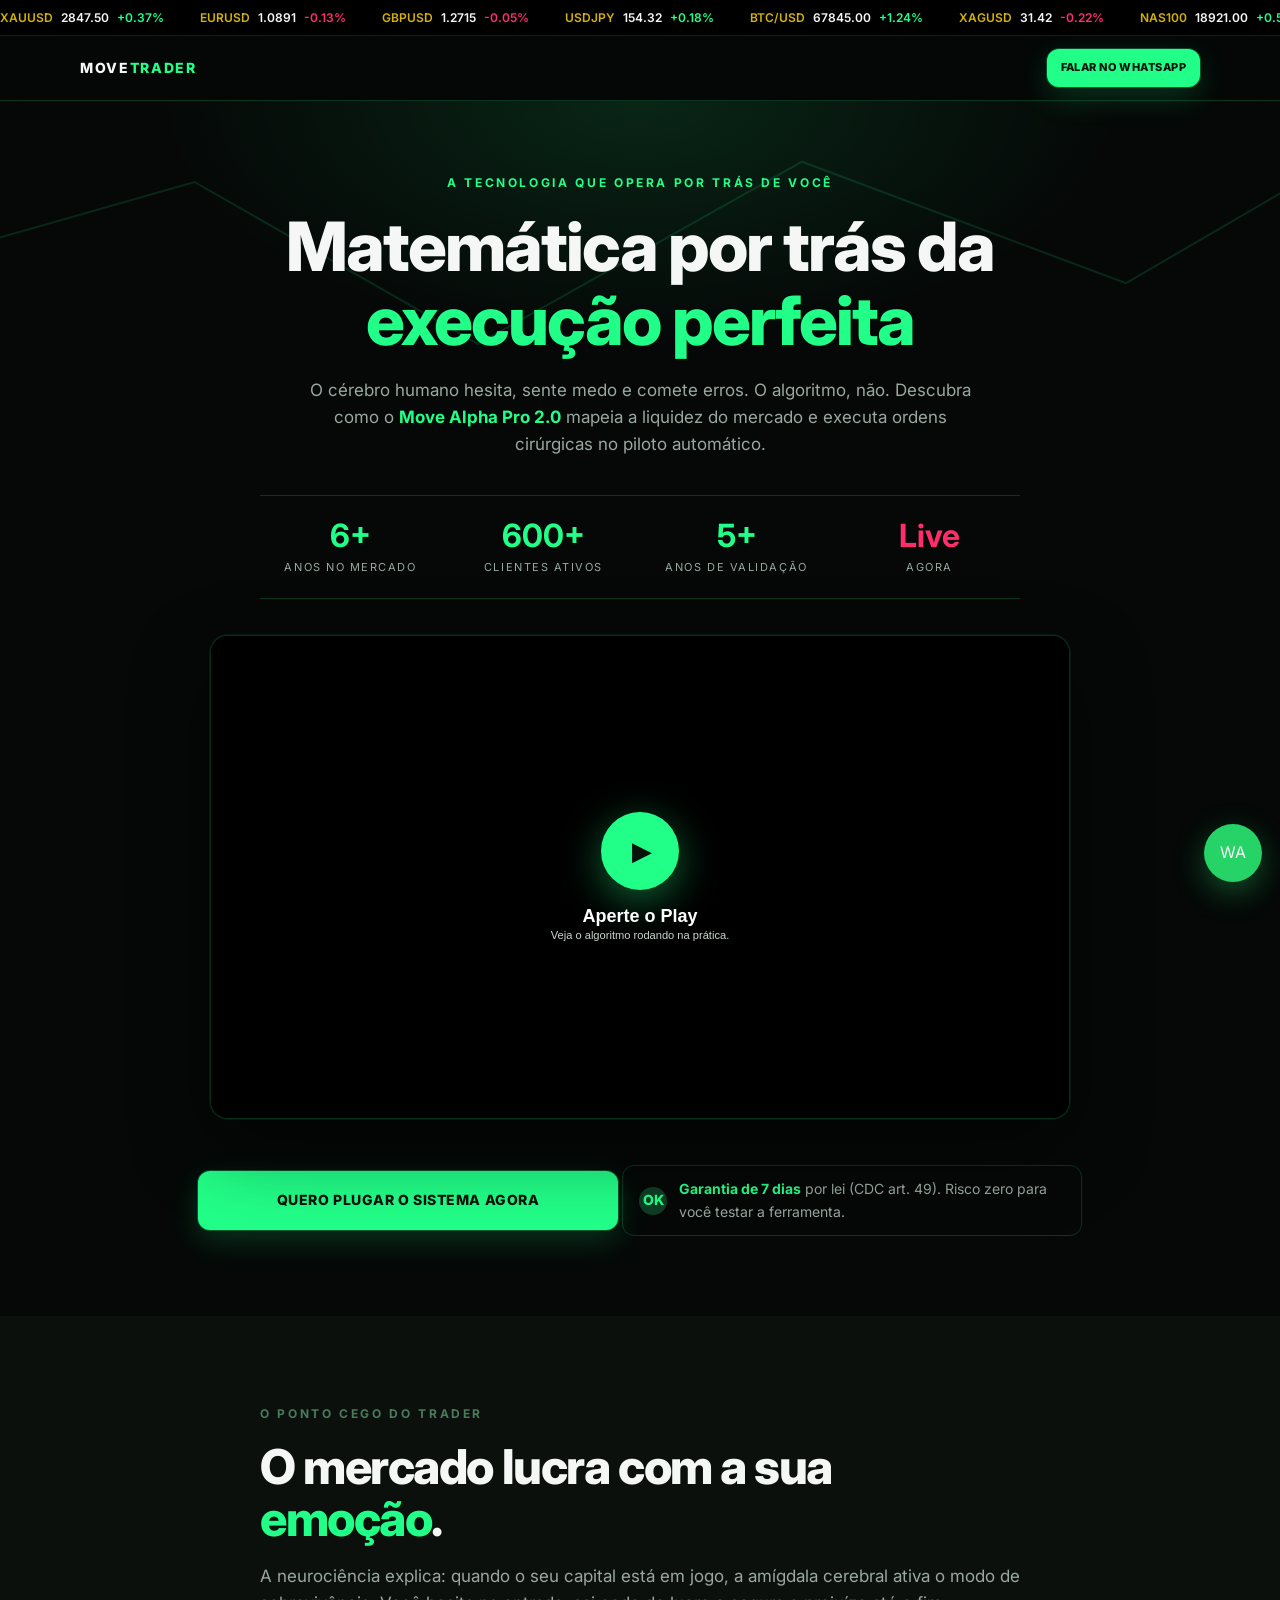
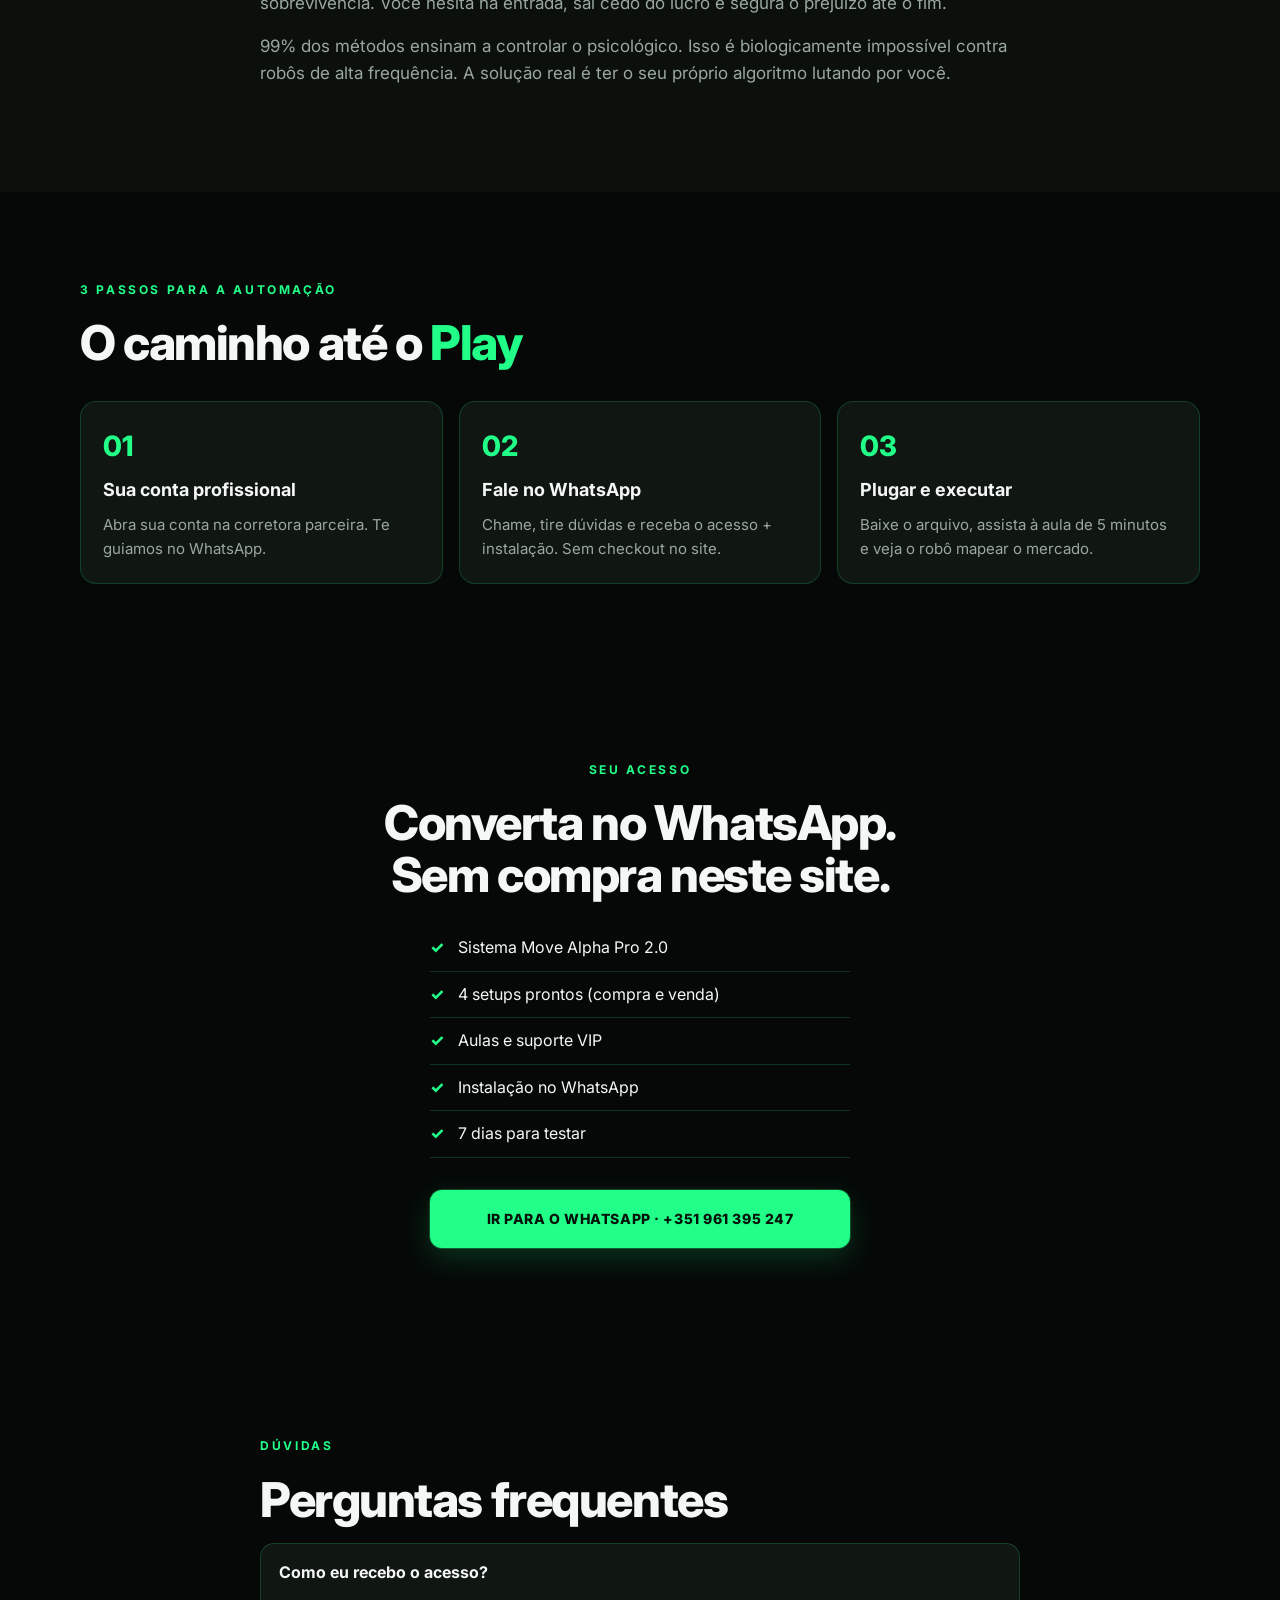
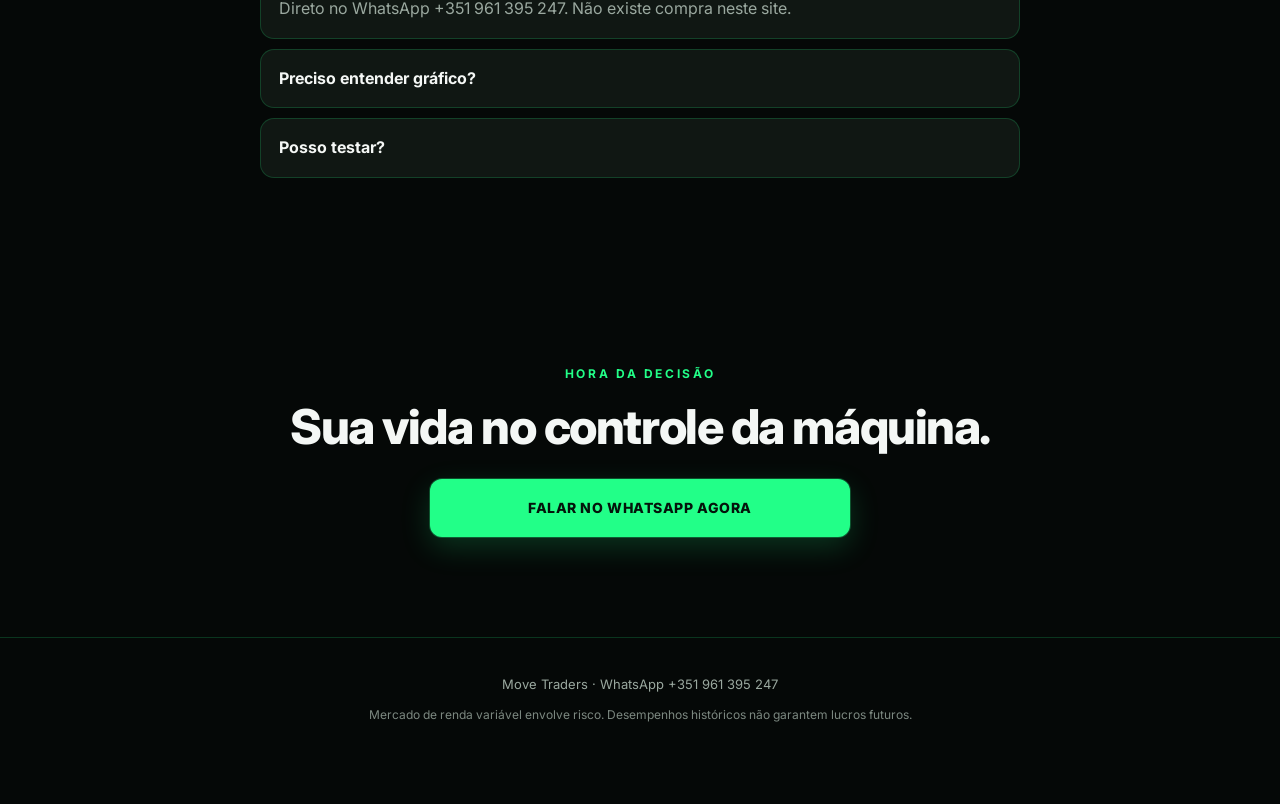
<file: move-alpha/index.html>
<!DOCTYPE html>
<html lang="pt-BR">
<head>
<meta charset="UTF-8" />
<meta name="viewport" content="width=device-width, initial-scale=1.0" />
<title>Move Alpha Pro 2.0</title>
<link rel="preconnect" href="https://fonts.googleapis.com" />
<link href="https://fonts.googleapis.com/css2?family=Inter:wght@400;500;600;700;800;900&display=swap" rel="stylesheet" />
<link rel="stylesheet" href="styles.css" />
</head>
<body>
<div class="ticker" aria-hidden="true"><div class="ticker-track" id="tickerTrack"></div></div>
<header class="nav"><div class="wrap nav-inner">
<a class="logo" href="#topo">MOVE<span>TRADER</span></a>
<a class="btn btn-wa btn-sm" href="https://wa.me/351961395247?text=Ol%C3%A1!%20Quero%20conhecer%20o%20Move%20Alpha%20Pro%202.0." target="_blank" rel="noopener">Falar no WhatsApp</a>
</div></header>
<main id="topo">
<section class="hero">
<div class="net"></div>
<div class="wrap hero-inner">
<p class="eyebrow">A tecnologia que opera por trás de você</p>
<h1>Matemática por trás da<br /><em>execução perfeita</em></h1>
<p class="lead">O cérebro humano hesita, sente medo e comete erros. O algoritmo, não. Descubra como o <strong>Move Alpha Pro 2.0</strong> mapeia a liquidez do mercado e executa ordens cirúrgicas no piloto automático.</p>
<div class="stats">
<div><b>6+</b><span>Anos no mercado</span></div>
<div><b>600+</b><span>Clientes ativos</span></div>
<div><b>5+</b><span>Anos de validação</span></div>
<div><b class="live"><i></i>Live</b><span>Agora</span></div>
</div>
<div class="player" id="video">
<video id="demo" poster="https://litter.catbox.moe/yq6lpi.jpg" controls playsinline preload="metadata">
<source src="https://litter.catbox.moe/ra387j.mp4" type="video/mp4" />
</video>
<button class="play-overlay" id="playBtn" type="button" aria-label="Reproduzir vídeo">
<span class="play-circle">&#9654;</span>
<span><strong>Aperte o Play</strong><small>Veja o algoritmo rodando na prática.</small></span>
</button>
</div>
<a class="btn btn-wa btn-lg" href="https://wa.me/351961395247?text=Ol%C3%A1!%20Quero%20plugar%20o%20Move%20Alpha%20Pro%202.0%20agora." target="_blank" rel="noopener">Quero plugar o sistema agora</a>
<div class="guarantee"><span class="shield">OK</span><p><strong>Garantia de 7 dias</strong> por lei (CDC art. 49). Risco zero para você testar a ferramenta.</p></div>
</div>
</section>
<section class="block dark" id="sistema">
<div class="wrap narrow">
<p class="eyebrow dim">O ponto cego do trader</p>
<h2>O mercado lucra com a sua <em>emoção</em>.</h2>
<p class="copy">A neurociência explica: quando o seu capital está em jogo, a amígdala cerebral ativa o modo de sobrevivência. Você hesita na entrada, sai cedo do lucro e segura o prejuízo até o fim.</p>
<p class="copy">99% dos métodos ensinam a controlar o psicológico. Isso é biologicamente impossível contra robôs de alta frequência. A solução real é ter o seu próprio algoritmo lutando por você.</p>
</div>
</section>
<section class="block" id="passos">
<div class="wrap">
<p class="eyebrow">3 passos para a automação</p>
<h2>O caminho até o <em>Play</em></h2>
<div class="steps">
<article><span>01</span><h3>Sua conta profissional</h3><p>Abra sua conta na corretora parceira. Te guiamos no WhatsApp.</p></article>
<article><span>02</span><h3>Fale no WhatsApp</h3><p>Chame, tire dúvidas e receba o acesso + instalação. Sem checkout no site.</p></article>
<article><span>03</span><h3>Plugar e executar</h3><p>Baixe o arquivo, assista à aula de 5 minutos e veja o robô mapear o mercado.</p></article>
</div>
</div>
</section>
<section class="block cta-block" id="acesso">
<div class="wrap narrow">
<p class="eyebrow">Seu acesso</p>
<h2>Converta no WhatsApp.<br />Sem compra neste site.</h2>
<ul class="checklist">
<li>Sistema Move Alpha Pro 2.0</li>
<li>4 setups prontos (compra e venda)</li>
<li>Aulas e suporte VIP</li>
<li>Instalação no WhatsApp</li>
<li>7 dias para testar</li>
</ul>
<a class="btn btn-wa btn-lg" href="https://wa.me/351961395247?text=Ol%C3%A1!%20Quero%20receber%20o%20acesso%20do%20Move%20Alpha%20Pro%202.0." target="_blank" rel="noopener">Ir para o WhatsApp · +351 961 395 247</a>
</div>
</section>
<section class="block" id="faq">
<div class="wrap narrow">
<p class="eyebrow">Dúvidas</p>
<h2>Perguntas frequentes</h2>
<div class="faq">
<details open><summary>Como eu recebo o acesso?</summary><p>Direto no WhatsApp +351 961 395 247. Não existe compra neste site.</p></details>
<details><summary>Preciso entender gráfico?</summary><p>Não. O robô é plug and play, com aula de 10 minutos.</p></details>
<details><summary>Posso testar?</summary><p>Sim. 7 dias de garantia, como no vídeo.</p></details>
</div>
</div>
</section>
<section class="block closer">
<div class="wrap narrow">
<p class="eyebrow">Hora da decisão</p>
<h2>Sua vida no controle da máquina.</h2>
<a class="btn btn-wa btn-lg" href="https://wa.me/351961395247?text=Ol%C3%A1!%20Quero%20garantir%20meu%20acesso%20ao%20Move%20Alpha%20Pro%202.0." target="_blank" rel="noopener">Falar no WhatsApp agora</a>
</div>
</section>
</main>
<footer><div class="wrap"><p>Move Traders · WhatsApp +351 961 395 247</p><p class="disclaimer">Mercado de renda variável envolve risco. Desempenhos históricos não garantem lucros futuros.</p></div></footer>
<a class="fab" href="https://wa.me/351961395247?text=Ol%C3%A1!%20Vim%20pelo%20site%20do%20Move%20Alpha%20Pro%202.0." target="_blank" rel="noopener" aria-label="WhatsApp">WA</a>
<script src="script.js"></script>
</body></html>
</file>
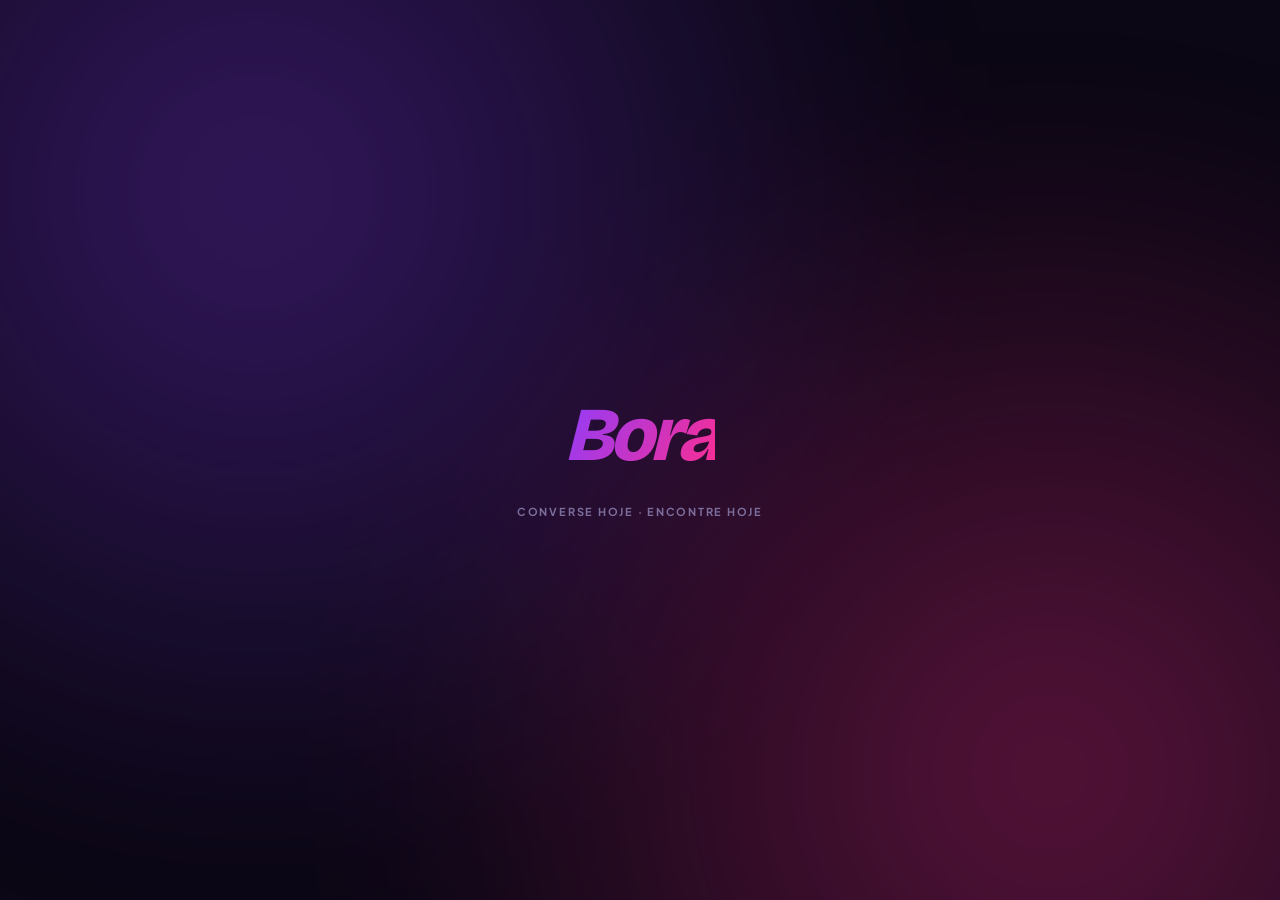
<file: index (1).html>
<!DOCTYPE html>
<html lang="pt-BR">
<head>
<meta charset="UTF-8">
<meta name="viewport" content="width=device-width, initial-scale=1, viewport-fit=cover, maximum-scale=1, user-scalable=no">
<title>Bora</title>

<!-- Faz abrir em tela cheia quando adicionado à tela de início -->
<meta name="apple-mobile-web-app-capable" content="yes">
<meta name="mobile-web-app-capable" content="yes">
<meta name="apple-mobile-web-app-status-bar-style" content="black-translucent">
<meta name="apple-mobile-web-app-title" content="Bora">
<meta name="theme-color" content="#0B0714">
<link rel="apple-touch-icon" href="data:image/svg+xml,%3Csvg xmlns='http://www.w3.org/2000/svg' viewBox='0 0 180 180'%3E%3Cdefs%3E%3ClinearGradient id='g' x1='0' y1='0' x2='1' y2='1'%3E%3Cstop offset='0' stop-color='%238B3DFF'/%3E%3Cstop offset='1' stop-color='%23FF2D8E'/%3E%3C/linearGradient%3E%3C/defs%3E%3Crect width='180' height='180' rx='40' fill='%230B0714'/%3E%3Ctext x='50%25' y='58%25' font-family='Helvetica,Arial' font-size='84' font-weight='800' font-style='italic' fill='url(%23g)' text-anchor='middle'%3EB%3C/text%3E%3C/svg%3E">

<link rel="preconnect" href="https://fonts.googleapis.com">
<link rel="preconnect" href="https://fonts.gstatic.com" crossorigin>
<link href="https://fonts.googleapis.com/css2?family=Bricolage+Grotesque:opsz,wght@12..96,400;12..96,600;12..96,700;12..96,800&family=Plus+Jakarta+Sans:wght@400;500;600;700;800&display=swap" rel="stylesheet">

<style>
/* ═══════════════════════════════════════════════════════════════
   BORA — sistema de design
   Noite carioca: violeta profundo, magenta neon, âmbar de urgência
   ═══════════════════════════════════════════════════════════════ */
:root{
  --noite:#0B0714;
  --noite-2:#120B20;
  --superficie:#191128;
  --superficie-alta:#241A3A;
  --borda:rgba(255,255,255,.08);
  --borda-forte:rgba(255,255,255,.14);

  --magenta:#FF2D8E;
  --violeta:#8B3DFF;
  --ambar:#FFB13D;
  --coral:#FF5C5C;
  --verde:#2DE0A5;

  --texto:#F4EFFF;
  --texto-2:#B5A8D4;
  --texto-3:#7C6E9C;

  --grad:linear-gradient(118deg,#8B3DFF 0%,#FF2D8E 100%);
  --grad-suave:linear-gradient(118deg,rgba(139,61,255,.18),rgba(255,45,142,.18));

  --r-sm:12px; --r-md:18px; --r-lg:26px; --r-xl:34px;
  --topo:env(safe-area-inset-top,0px);
  --base:env(safe-area-inset-bottom,0px);
  --display:'Bricolage Grotesque',system-ui,sans-serif;
  --corpo:'Plus Jakarta Sans',system-ui,sans-serif;
}

*{margin:0;padding:0;box-sizing:border-box;-webkit-tap-highlight-color:transparent}
html,body{height:100%;overflow:hidden}
body{
  background:var(--noite);
  color:var(--texto);
  font-family:var(--corpo);
  font-size:16px;
  line-height:1.45;
  -webkit-font-smoothing:antialiased;
  overscroll-behavior:none;
}
button{font:inherit;color:inherit;background:none;border:none;cursor:pointer}
input,textarea{font:inherit;color:inherit;background:none;border:none;outline:none;width:100%}
img{display:block;max-width:100%}
:focus-visible{outline:2px solid var(--magenta);outline-offset:3px;border-radius:6px}
.caixa input:focus-visible,.caixa textarea:focus-visible{outline:none}

/* ── Atmosfera ambiente ───────────────────────────────────────── */
.aura{position:fixed;inset:0;pointer-events:none;z-index:0;overflow:hidden}
.aura::before,.aura::after{
  content:'';position:absolute;width:120vw;height:120vw;border-radius:50%;
  filter:blur(90px);opacity:.32;
}
.aura::before{background:radial-gradient(circle,#8B3DFF,transparent 62%);top:-45vw;left:-40vw;animation:deriva 26s ease-in-out infinite}
.aura::after{background:radial-gradient(circle,#FF2D8E,transparent 62%);bottom:-50vw;right:-42vw;animation:deriva 32s ease-in-out infinite reverse}
@keyframes deriva{0%,100%{transform:translate(0,0) scale(1)}50%{transform:translate(6vw,-5vw) scale(1.14)}}

/* ── Estrutura de telas ───────────────────────────────────────── */
#app{position:fixed;inset:0;z-index:1}
.tela{
  position:absolute;inset:0;display:none;flex-direction:column;
  padding-top:var(--topo);
  animation:entra .42s cubic-bezier(.22,1,.36,1);
}
.tela.on{display:flex}
@keyframes entra{from{opacity:0;transform:translateY(14px)}to{opacity:1;transform:none}}
.rolagem{flex:1;overflow-y:auto;-webkit-overflow-scrolling:touch;overscroll-behavior:contain}

/* ── Tipografia ───────────────────────────────────────────────── */
.logo{
  font-family:var(--display);font-weight:800;font-style:italic;letter-spacing:-.045em;
  background:var(--grad);-webkit-background-clip:text;background-clip:text;color:transparent;
}
h1,h2,h3{font-family:var(--display);font-weight:700;letter-spacing:-.03em;line-height:1.08}
h1{font-size:34px}
h2{font-size:25px}
h3{font-size:19px;letter-spacing:-.02em}
.olho{
  font-size:11px;font-weight:700;letter-spacing:.16em;text-transform:uppercase;
  color:var(--texto-3);
}
.sub{color:var(--texto-2);font-size:15px;line-height:1.5}
.num{font-variant-numeric:tabular-nums;font-feature-settings:'tnum'}

/* ── Botões ───────────────────────────────────────────────────── */
.btn{
  display:flex;align-items:center;justify-content:center;gap:9px;
  width:100%;padding:17px 22px;border-radius:100px;
  font-weight:700;font-size:16px;letter-spacing:-.01em;
  background:var(--grad);color:#fff;
  box-shadow:0 10px 30px -8px rgba(255,45,142,.55);
  transition:transform .16s cubic-bezier(.34,1.56,.64,1),opacity .16s;
}
.btn:active{transform:scale(.965)}
.btn:disabled{opacity:.32;box-shadow:none}
.btn-2{
  background:rgba(255,255,255,.06);border:1px solid var(--borda-forte);
  box-shadow:none;color:var(--texto);
}
.btn-3{background:none;box-shadow:none;color:var(--texto-2);font-weight:600;padding:14px}

/* ── Cabeçalho do app ─────────────────────────────────────────── */
.topo{
  display:flex;align-items:center;justify-content:space-between;gap:12px;
  padding:14px 20px 12px;flex-shrink:0;
}
.topo .logo{font-size:27px}

.pilula{
  display:inline-flex;align-items:center;gap:7px;
  padding:9px 15px;border-radius:100px;
  background:rgba(255,255,255,.055);border:1px solid var(--borda);
  font-size:13.5px;font-weight:600;white-space:nowrap;
  transition:transform .16s,background .2s;
}
.pilula:active{transform:scale(.94)}
.pilula.viva{background:var(--grad);border-color:transparent;color:#fff;box-shadow:0 6px 18px -6px rgba(255,45,142,.6)}

/* ── Filtros ──────────────────────────────────────────────────── */
.filtros{
  display:flex;gap:8px;padding:4px 20px 16px;overflow-x:auto;flex-shrink:0;
  scrollbar-width:none;
}
.filtros::-webkit-scrollbar{display:none}

/* ── Cartão de pessoa ─────────────────────────────────────────── */
.grade{padding:0 20px 130px;display:flex;flex-direction:column;gap:18px}
.cartao{
  position:relative;border-radius:var(--r-xl);overflow:hidden;
  background:var(--superficie);border:1px solid var(--borda);
  aspect-ratio:1/1.24;
  box-shadow:0 22px 50px -24px rgba(0,0,0,.9);
  animation:sobe .5s cubic-bezier(.22,1,.36,1) both;
  transition:transform .18s;
}
.cartao:active{transform:scale(.983)}
@keyframes sobe{from{opacity:0;transform:translateY(22px)}to{opacity:1;transform:none}}

.foto{position:absolute;inset:0;width:100%;height:100%;object-fit:cover}
.foto-fake{
  position:absolute;inset:0;display:flex;align-items:center;justify-content:center;
  font-family:var(--display);font-size:88px;font-weight:800;font-style:italic;
  color:rgba(255,255,255,.9);text-shadow:0 6px 30px rgba(0,0,0,.35);
}
.veu{
  position:absolute;inset:0;
  background:linear-gradient(to top,rgba(9,5,16,.97) 0%,rgba(9,5,16,.86) 24%,rgba(9,5,16,.42) 52%,rgba(9,5,16,.12) 76%,transparent 100%);
}

/* SIGNATURE: a barra de 72h é a borda superior do cartão */
.relogio-fio{position:absolute;top:0;left:0;right:0;height:4px;background:rgba(255,255,255,.09);z-index:3}
.relogio-fio i{display:block;height:100%;background:var(--grad);box-shadow:0 0 14px rgba(255,45,142,.75);transition:width .5s ease}
.relogio-fio.urgente i{background:linear-gradient(90deg,#FFB13D,#FF5C5C);box-shadow:0 0 14px rgba(255,92,92,.8)}

.info{position:absolute;left:0;right:0;bottom:0;padding:22px;z-index:2}
.nome-linha{display:flex;align-items:baseline;gap:9px;margin-bottom:7px}
.nome{font-family:var(--display);font-size:27px;font-weight:700;letter-spacing:-.03em}
.idade{font-size:19px;color:rgba(255,255,255,.62);font-weight:500}
.bio{font-size:14.5px;color:rgba(255,255,255,.78);margin:9px 0 14px;line-height:1.42}
.linha-meta{display:flex;align-items:center;gap:8px;flex-wrap:wrap}

.tag{
  display:inline-flex;align-items:center;gap:6px;
  padding:7px 13px;border-radius:100px;font-size:12.5px;font-weight:600;
  background:rgba(0,0,0,.42);border:1px solid rgba(255,255,255,.16);
  backdrop-filter:blur(14px);-webkit-backdrop-filter:blur(14px);
}
.tag.dist{background:rgba(255,255,255,.13)}
.tag.tempo{color:var(--ambar);border-color:rgba(255,177,61,.32)}
.tag.tempo.urgente{color:var(--coral);border-color:rgba(255,92,92,.4)}

/* ── Barra inferior ───────────────────────────────────────────── */
.abas{
  position:absolute;left:16px;right:16px;bottom:calc(14px + var(--base));z-index:40;
  display:flex;padding:7px;border-radius:100px;
  background:rgba(20,13,34,.82);border:1px solid var(--borda-forte);
  backdrop-filter:blur(26px) saturate(180%);-webkit-backdrop-filter:blur(26px) saturate(180%);
  box-shadow:0 18px 44px -14px rgba(0,0,0,.85);
}
.aba{
  flex:1;display:flex;flex-direction:column;align-items:center;gap:3px;
  padding:9px 0;border-radius:100px;color:var(--texto-3);
  font-size:10.5px;font-weight:700;letter-spacing:.01em;
  transition:color .22s,background .22s;
}
.aba svg{width:22px;height:22px;stroke-width:2}
.aba.on{color:#fff;background:var(--grad);box-shadow:0 6px 18px -6px rgba(255,45,142,.6)}
.aba .ponto{position:absolute;top:8px;margin-left:16px;width:7px;height:7px;border-radius:50%;background:var(--magenta);border:2px solid #150E24}

/* ── Formulário ───────────────────────────────────────────────── */
.corpo{padding:8px 24px 40px}
.campo{margin-bottom:18px}
.rotulo{
  display:block;font-size:11px;font-weight:700;letter-spacing:.14em;text-transform:uppercase;
  color:var(--texto-3);margin-bottom:9px;
}
.caixa{
  background:rgba(255,255,255,.045);border:1px solid var(--borda);
  border-radius:var(--r-md);padding:16px 18px;
  transition:border-color .22s,background .22s;
}
.caixa:focus-within{border-color:var(--magenta);background:rgba(255,45,142,.06)}
.caixa input,.caixa textarea{font-size:16px;font-weight:500}
.caixa textarea{resize:none;min-height:66px}
.caixa ::placeholder{color:var(--texto-3)}
.contador{text-align:right;font-size:11.5px;color:var(--texto-3);margin-top:7px}

.slots{display:grid;grid-template-columns:repeat(3,1fr);gap:11px}
.slot{
  aspect-ratio:3/4;border-radius:var(--r-md);position:relative;overflow:hidden;
  background:rgba(255,255,255,.045);border:1.5px dashed var(--borda-forte);
  display:flex;flex-direction:column;align-items:center;justify-content:center;gap:6px;
  color:var(--texto-3);font-size:11px;font-weight:600;
  transition:transform .18s,border-color .2s;
}
.slot:active{transform:scale(.95)}
.slot.cheio{border-style:solid;border-color:transparent}
.slot.cheio .marca{
  position:absolute;top:7px;right:7px;width:21px;height:21px;border-radius:50%;
  background:var(--verde);display:grid;place-items:center;
  box-shadow:0 3px 10px rgba(0,0,0,.5);
}
.slot .principal{
  position:absolute;bottom:0;left:0;right:0;padding:5px;
  background:rgba(0,0,0,.6);font-size:9.5px;letter-spacing:.1em;text-align:center;
  color:#fff;font-weight:700;
}

/* ── Objetivos ────────────────────────────────────────────────── */
.objs{display:flex;flex-direction:column;gap:10px}
.obj{
  display:flex;align-items:center;gap:15px;padding:16px 18px;
  border-radius:var(--r-md);background:rgba(255,255,255,.045);
  border:1.5px solid var(--borda);text-align:left;
  transition:transform .16s,border-color .2s,background .2s;
}
.obj:active{transform:scale(.982)}
.obj.on{border-color:var(--magenta);background:rgba(255,45,142,.1)}
.obj .emo{font-size:26px;line-height:1;flex-shrink:0}
.obj b{display:block;font-size:15.5px;font-weight:700;letter-spacing:-.01em}
.obj span{display:block;font-size:12.5px;color:var(--texto-3);margin-top:2px}
.obj .check{
  margin-left:auto;width:22px;height:22px;border-radius:50%;flex-shrink:0;
  border:1.5px solid var(--borda-forte);display:grid;place-items:center;
  transition:all .2s;
}
.obj.on .check{background:var(--grad);border-color:transparent}

/* ── Slider de raio ───────────────────────────────────────────── */
.radar{position:relative;height:210px;display:grid;place-items:center;margin:6px 0 20px}
.anel{
  position:absolute;border-radius:50%;border:1px solid rgba(255,45,142,.22);
  animation:pulsa 3.2s ease-out infinite;
}
@keyframes pulsa{0%{transform:scale(.4);opacity:0}45%{opacity:.85}100%{transform:scale(1);opacity:0}}
.centro{
  width:16px;height:16px;border-radius:50%;background:var(--grad);
  box-shadow:0 0 0 7px rgba(255,45,142,.16),0 0 34px rgba(255,45,142,.85);z-index:2;
}
.km{
  position:relative;z-index:3;text-align:center;
  font-family:var(--display);font-weight:800;letter-spacing:-.04em;
}
.km b{font-size:58px;line-height:1;display:block}
.km span{font-size:12px;letter-spacing:.16em;color:var(--texto-3);text-transform:uppercase;font-family:var(--corpo);font-weight:700}

input[type=range]{
  -webkit-appearance:none;appearance:none;width:100%;height:5px;border-radius:100px;
  background:rgba(255,255,255,.1);
}
input[type=range]::-webkit-slider-thumb{
  -webkit-appearance:none;width:28px;height:28px;border-radius:50%;
  background:#fff;box-shadow:0 3px 14px rgba(0,0,0,.6),0 0 0 5px rgba(255,45,142,.22);
  cursor:grab;
}
input[type=range]::-moz-range-thumb{
  width:28px;height:28px;border-radius:50%;border:none;background:#fff;
  box-shadow:0 3px 14px rgba(0,0,0,.6),0 0 0 5px rgba(255,45,142,.22);
}

/* ── Conversas ────────────────────────────────────────────────── */
.lista{padding:0 20px 130px}
.item{
  display:flex;align-items:center;gap:14px;padding:14px;margin-bottom:9px;
  border-radius:var(--r-lg);background:rgba(255,255,255,.035);
  border:1px solid var(--borda);text-align:left;width:100%;
  transition:transform .16s,background .2s;
}
.item:active{transform:scale(.982);background:rgba(255,255,255,.06)}
.mini{
  width:56px;height:56px;border-radius:50%;overflow:hidden;flex-shrink:0;position:relative;
  display:grid;place-items:center;font-family:var(--display);font-size:24px;font-weight:800;font-style:italic;color:#fff;
}
.mini img{width:100%;height:100%;object-fit:cover}
.item .txt{flex:1;min-width:0}
.item .txt b{display:block;font-size:15.5px;font-weight:700;margin-bottom:2px}
.item .txt p{
  font-size:13.5px;color:var(--texto-3);white-space:nowrap;overflow:hidden;text-overflow:ellipsis;
}
.item .dir{text-align:right;flex-shrink:0}
.item .dir small{display:block;font-size:11px;color:var(--texto-3);margin-bottom:5px}
.bolha-n{
  display:inline-grid;place-items:center;min-width:21px;height:21px;padding:0 6px;
  border-radius:100px;background:var(--grad);font-size:11.5px;font-weight:800;color:#fff;
}

/* ── Chat ─────────────────────────────────────────────────────── */
.chat-topo{
  display:flex;align-items:center;gap:12px;padding:12px 16px;flex-shrink:0;
  border-bottom:1px solid var(--borda);background:rgba(11,7,20,.7);
  backdrop-filter:blur(20px);-webkit-backdrop-filter:blur(20px);
}
.voltar{
  width:38px;height:38px;border-radius:50%;display:grid;place-items:center;flex-shrink:0;
  background:rgba(255,255,255,.06);
}
.chat-topo .mini{width:42px;height:42px;font-size:18px}
.chat-topo .quem{flex:1;min-width:0}
.chat-topo .quem b{display:block;font-size:15.5px;font-weight:700}
.chat-topo .quem small{font-size:11.5px;color:var(--verde);font-weight:600}

.msgs{flex:1;overflow-y:auto;padding:18px 16px 12px;display:flex;flex-direction:column;gap:9px}
.msg{
  max-width:78%;padding:12px 16px;border-radius:22px;font-size:15px;line-height:1.42;
  animation:pop .3s cubic-bezier(.22,1,.36,1) both;word-wrap:break-word;
}
@keyframes pop{from{opacity:0;transform:translateY(9px) scale(.96)}to{opacity:1;transform:none}}
.msg.dela{align-self:flex-start;background:var(--superficie-alta);border-bottom-left-radius:7px}
.msg.minha{align-self:flex-end;background:var(--grad);border-bottom-right-radius:7px;color:#fff}
.digitando{
  align-self:flex-start;display:flex;gap:4px;padding:15px 18px;
  background:var(--superficie-alta);border-radius:22px;border-bottom-left-radius:7px;
}
.digitando i{width:7px;height:7px;border-radius:50%;background:var(--texto-3);animation:salta 1.3s infinite}
.digitando i:nth-child(2){animation-delay:.18s}
.digitando i:nth-child(3){animation-delay:.36s}
@keyframes salta{0%,60%,100%{transform:translateY(0);opacity:.4}30%{transform:translateY(-6px);opacity:1}}

.barra-msg{
  display:flex;align-items:center;gap:10px;padding:12px 16px calc(12px + var(--base));
  border-top:1px solid var(--borda);flex-shrink:0;background:rgba(11,7,20,.85);
  backdrop-filter:blur(20px);-webkit-backdrop-filter:blur(20px);
}
.barra-msg .caixa{flex:1;padding:13px 18px;border-radius:100px;margin:0}
.enviar{
  width:46px;height:46px;border-radius:50%;flex-shrink:0;display:grid;place-items:center;
  background:var(--grad);box-shadow:0 6px 18px -6px rgba(255,45,142,.7);
  transition:transform .16s;
}
.enviar:active{transform:scale(.9)}

/* ── Meu perfil: o relógio de 72h como anel ───────────────────── */
.anel-72{position:relative;width:186px;height:186px;margin:6px auto 20px}
.anel-72 svg{transform:rotate(-90deg);width:100%;height:100%}
.anel-72 .trilha{fill:none;stroke:rgba(255,255,255,.07);stroke-width:7}
.anel-72 .arco{fill:none;stroke:url(#gradAnel);stroke-width:7;stroke-linecap:round;transition:stroke-dashoffset 1s cubic-bezier(.22,1,.36,1)}
.anel-72 .miolo{
  position:absolute;inset:20px;border-radius:50%;overflow:hidden;
  display:grid;place-items:center;background:var(--superficie-alta);
}
.anel-72 .miolo img{width:100%;height:100%;object-fit:cover}
.anel-72 .miolo .ini{font-family:var(--display);font-size:56px;font-weight:800;font-style:italic}
.contagem{text-align:center;margin-bottom:26px}
.contagem b{
  font-family:var(--display);font-size:42px;font-weight:800;letter-spacing:-.045em;
  background:var(--grad);-webkit-background-clip:text;background-clip:text;color:transparent;
}
.contagem span{display:block;font-size:12.5px;color:var(--texto-3);font-weight:600;margin-top:2px}
.contagem.urgente b{background:linear-gradient(118deg,#FFB13D,#FF5C5C);-webkit-background-clip:text;background-clip:text}

.painel{
  background:rgba(255,255,255,.035);border:1px solid var(--borda);
  border-radius:var(--r-lg);padding:6px 18px;margin-bottom:14px;
}
.linha{
  display:flex;align-items:center;gap:13px;padding:15px 0;
  border-bottom:1px solid var(--borda);text-align:left;width:100%;
}
.linha:last-child{border-bottom:none}
.linha .emo{font-size:21px;flex-shrink:0;width:24px;text-align:center}
.linha .txt{flex:1;min-width:0}
.linha .txt b{display:block;font-size:15px;font-weight:600}
.linha .txt small{display:block;font-size:12.5px;color:var(--texto-3);margin-top:1px}
.linha .val{font-size:14px;color:var(--texto-2);font-weight:600;flex-shrink:0}

/* ── Folha deslizante ─────────────────────────────────────────── */
.fundo{
  position:fixed;inset:0;z-index:60;background:rgba(6,3,12,.7);
  backdrop-filter:blur(6px);-webkit-backdrop-filter:blur(6px);
  display:none;align-items:flex-end;animation:aparece .26s ease;
}
.fundo.on{display:flex}
@keyframes aparece{from{opacity:0}to{opacity:1}}
.folha{
  width:100%;max-height:88vh;overflow-y:auto;
  background:var(--noite-2);border:1px solid var(--borda-forte);border-bottom:none;
  border-radius:var(--r-xl) var(--r-xl) 0 0;
  padding:12px 24px calc(30px + var(--base));
  animation:sobefolha .42s cubic-bezier(.22,1,.36,1);
}
@keyframes sobefolha{from{transform:translateY(100%)}to{transform:none}}
.pega{width:38px;height:4px;border-radius:100px;background:var(--borda-forte);margin:0 auto 20px}

/* ── Celebração do encontro ───────────────────────────────────── */
.festa{
  position:fixed;inset:0;z-index:90;display:none;
  flex-direction:column;align-items:center;justify-content:center;gap:8px;
  padding:40px;text-align:center;background:rgba(8,4,16,.94);
  backdrop-filter:blur(14px);-webkit-backdrop-filter:blur(14px);
}
.festa.on{display:flex;animation:aparece .3s ease}
.selo{
  width:132px;height:132px;border-radius:50%;display:grid;place-items:center;
  background:var(--grad);margin-bottom:22px;
  box-shadow:0 0 0 12px rgba(255,45,142,.12),0 0 80px rgba(255,45,142,.6);
  animation:selo-in .72s cubic-bezier(.34,1.56,.64,1) both;
}
@keyframes selo-in{0%{transform:scale(0) rotate(-40deg);opacity:0}100%{transform:none;opacity:1}}
.festa h2{animation:sobe .5s .16s cubic-bezier(.22,1,.36,1) both}
.festa .sub{animation:sobe .5s .26s cubic-bezier(.22,1,.36,1) both;max-width:300px}
.festa .btn{animation:sobe .5s .38s cubic-bezier(.22,1,.36,1) both;margin-top:30px;max-width:320px}
.ganho{
  font-family:var(--display);font-size:56px;font-weight:800;letter-spacing:-.05em;
  background:var(--grad);-webkit-background-clip:text;background-clip:text;color:transparent;
  margin:20px 0 4px;animation:sobe .6s .3s cubic-bezier(.34,1.56,.64,1) both;
}
.confete{position:absolute;width:9px;height:9px;border-radius:2px;pointer-events:none}

/* ── Splash ───────────────────────────────────────────────────── */
#splash{align-items:center;justify-content:center;gap:14px}
#splash .logo{font-size:76px;animation:logo-in 1s cubic-bezier(.22,1,.36,1) both}
@keyframes logo-in{0%{opacity:0;transform:scale(.72) translateY(20px);filter:blur(12px)}100%{opacity:1;transform:none;filter:none}}
#splash .olho{animation:sobe .7s .42s cubic-bezier(.22,1,.36,1) both}

/* ── Entrada ──────────────────────────────────────────────────── */
#entrada{justify-content:flex-end;padding:0 26px calc(34px + var(--base))}
#entrada .marca{margin-bottom:auto;padding-top:15vh}
#entrada .logo{font-size:60px;line-height:1}
#entrada h1{margin:26px 0 14px;font-size:38px}
#entrada .destaques{display:flex;flex-direction:column;gap:13px;margin:28px 0 32px}
.destaque{display:flex;align-items:flex-start;gap:13px}
.destaque .pt{
  width:7px;height:7px;border-radius:50%;background:var(--grad);
  margin-top:8px;flex-shrink:0;box-shadow:0 0 12px rgba(255,45,142,.8);
}
.destaque p{font-size:14.5px;color:var(--texto-2);line-height:1.45}
.destaque p b{color:var(--texto);font-weight:700}
.aviso{text-align:center;font-size:11.5px;color:var(--texto-3);margin-top:16px;line-height:1.5}

/* ── Localização ──────────────────────────────────────────────── */
#local{justify-content:center;padding:0 26px calc(30px + var(--base));text-align:center}
#local .radar{height:250px;margin-bottom:8px}

/* ── Inativo ──────────────────────────────────────────────────── */
#inativo{justify-content:center;padding:0 26px calc(30px + var(--base));text-align:center}
.lua{
  width:112px;height:112px;border-radius:50%;margin:0 auto 26px;display:grid;place-items:center;
  background:rgba(255,255,255,.045);border:1px solid var(--borda-forte);font-size:46px;
}

/* ── Progresso do cadastro ────────────────────────────────────── */
.passos{display:flex;gap:6px;padding:0 24px 22px}
.passo{flex:1;height:3px;border-radius:100px;background:rgba(255,255,255,.1);overflow:hidden}
.passo i{display:block;height:100%;width:0;background:var(--grad);transition:width .5s cubic-bezier(.22,1,.36,1)}
.passo.on i{width:100%}

/* ── Painel de demonstração (3 toques na logo) ────────────────── */
#demo{position:fixed;inset:0;z-index:100;display:none;background:rgba(6,3,12,.9);
  backdrop-filter:blur(10px);-webkit-backdrop-filter:blur(10px);
  padding:calc(30px + var(--topo)) 22px 30px;overflow-y:auto}
#demo.on{display:block}
#demo h3{margin-bottom:4px}
#demo .grid-demo{display:grid;grid-template-columns:1fr 1fr;gap:9px;margin:18px 0}
#demo .grid-demo button{
  padding:15px 10px;border-radius:var(--r-md);background:rgba(255,255,255,.06);
  border:1px solid var(--borda);font-size:13.5px;font-weight:600;
}
#demo .grid-demo button:active{background:rgba(255,45,142,.18)}

.rodape-vazio{text-align:center;padding:60px 30px;color:var(--texto-3)}
.rodape-vazio .emo{font-size:44px;margin-bottom:14px;opacity:.55}
.rodape-vazio b{display:block;font-family:var(--display);font-size:19px;color:var(--texto);margin-bottom:6px}
.rodape-vazio p{font-size:14px;line-height:1.5}

@media (prefers-reduced-motion:reduce){
  *,*::before,*::after{animation-duration:.01ms!important;animation-iteration-count:1!important;transition-duration:.01ms!important}
}
</style>
</head>
<body>

<div class="aura"></div>

<svg width="0" height="0" style="position:absolute">
  <defs>
    <linearGradient id="gradAnel" x1="0" y1="0" x2="1" y2="1">
      <stop offset="0%" stop-color="#8B3DFF"/><stop offset="100%" stop-color="#FF2D8E"/>
    </linearGradient>
  </defs>
</svg>

<div id="app">

  <!-- SPLASH -->
  <section class="tela on" id="splash">
    <div class="logo">Bora</div>
    <div class="olho">converse hoje · encontre hoje</div>
  </section>

  <!-- ENTRADA -->
  <section class="tela" id="entrada">
    <div class="marca">
      <div class="logo">Bora</div>
    </div>
    <h1>Quem tá por perto<br>quer sair hoje.</h1>
    <div class="destaques">
      <div class="destaque"><span class="pt"></span><p>Perfil pronto em <b>menos de um minuto</b>. Sem questionário, sem teste de personalidade.</p></div>
      <div class="destaque"><span class="pt"></span><p>Você diz o que quer fazer <b>hoje</b> — um açaí, um cinema, uma caminhada.</p></div>
      <div class="destaque"><span class="pt"></span><p>Cada perfil vale <b>72 horas</b>. Encontrou alguém? Renova. É pra sair do chat.</p></div>
    </div>
    <button class="btn" onclick="ir('cadastro')">Criar meu perfil</button>
    <button class="btn btn-3" onclick="ir('cadastro')">Já tenho conta</button>
    <p class="aviso">Só para maiores de 18 anos.<br>Ao continuar você aceita os termos de uso.</p>
  </section>

  <!-- CADASTRO -->
  <section class="tela" id="cadastro">
    <div class="topo">
      <button class="voltar" onclick="ir('entrada')">
        <svg viewBox="0 0 24 24" fill="none" stroke="currentColor" stroke-width="2.2" stroke-linecap="round" width="19"><path d="M15 18l-6-6 6-6"/></svg>
      </button>
      <div class="olho">Passo 1 de 3</div>
      <div style="width:38px"></div>
    </div>
    <div class="passos"><div class="passo on"><i></i></div><div class="passo"><i></i></div><div class="passo"><i></i></div></div>
    <div class="rolagem">
      <div class="corpo">
        <h2>Seu perfil</h2>
        <p class="sub" style="margin:10px 0 26px">Quatro campos e pronto. Dá pra mudar tudo depois.</p>

        <div class="campo">
          <label class="rotulo">Como te chamam</label>
          <div class="caixa"><input id="in-nome" placeholder="Seu primeiro nome" maxlength="18" oninput="valida()"></div>
        </div>

        <div class="campo">
          <label class="rotulo">Senha</label>
          <div class="caixa"><input id="in-senha" type="password" placeholder="Mínimo 6 caracteres" oninput="valida()"></div>
        </div>

        <div class="campo">
          <label class="rotulo">Suas fotos · até 3</label>
          <div class="slots" id="slots"></div>
        </div>

        <div class="campo">
          <label class="rotulo">Uma linha sobre você</label>
          <div class="caixa">
            <textarea id="in-bio" placeholder="Ex: Trabalho no centro, gosto de um fim de tarde na praia." maxlength="90" oninput="valida()"></textarea>
          </div>
          <div class="contador"><span id="cont-bio">0</span>/90</div>
        </div>

        <button class="btn" id="btn-cadastro" onclick="ir('local')" disabled>Continuar</button>
      </div>
    </div>
  </section>

  <!-- LOCALIZAÇÃO -->
  <section class="tela" id="local">
    <div class="passos" style="padding-top:14px"><div class="passo on"><i></i></div><div class="passo on"><i></i></div><div class="passo"><i></i></div></div>
    <div class="rolagem" style="display:flex;flex-direction:column;justify-content:center;padding:0 26px">
      <div class="radar">
        <div class="anel" style="width:250px;height:250px"></div>
        <div class="anel" style="width:250px;height:250px;animation-delay:1.05s"></div>
        <div class="anel" style="width:250px;height:250px;animation-delay:2.1s"></div>
        <div class="centro"></div>
      </div>
      <h2 style="text-align:center">Onde você tá agora?</h2>
      <p class="sub" style="text-align:center;margin:12px 0 8px">O Bora usa sua localização só pra mostrar quem está por perto.</p>
      <p class="sub" style="text-align:center;font-size:13.5px;color:var(--texto-3)">Ninguém vê seu endereço nem sua posição no mapa. Só a distância aproximada, arredondada.</p>
      <div style="margin-top:34px">
        <button class="btn" onclick="ir('objetivo')">Ativar localização</button>
        <button class="btn btn-3" onclick="ir('objetivo')">Agora não</button>
      </div>
    </div>
  </section>

  <!-- OBJETIVO -->
  <section class="tela" id="objetivo">
    <div class="passos" style="padding-top:14px"><div class="passo on"><i></i></div><div class="passo on"><i></i></div><div class="passo on"><i></i></div></div>
    <div class="rolagem">
      <div class="corpo">
        <h2>O que você quer fazer hoje?</h2>
        <p class="sub" style="margin:10px 0 26px">Isso aparece no seu perfil. Pode trocar quantas vezes quiser.</p>
        <div class="objs" id="objs"></div>
        <button class="btn" id="btn-obj" style="margin-top:26px" onclick="ir('raio')" disabled>Continuar</button>
      </div>
    </div>
  </section>

  <!-- RAIO -->
  <section class="tela" id="raio">
    <div class="rolagem" style="display:flex;flex-direction:column;justify-content:center;padding:0 26px">
      <div class="radar">
        <div class="anel" id="anel-r1"></div>
        <div class="anel" id="anel-r2" style="animation-delay:1.6s"></div>
        <div class="km"><b class="num" id="km-num">15</b><span>quilômetros</span></div>
      </div>
      <h2 style="text-align:center">Até onde você vai?</h2>
      <p class="sub" style="text-align:center;margin:12px 0 30px">
        <span id="conta-raio">8 pessoas</span> dentro desse raio agora.
      </p>
      <input type="range" id="sl-raio" min="1" max="30" value="15" oninput="mudaRaio(this.value)">
      <div style="display:flex;justify-content:space-between;font-size:11.5px;color:var(--texto-3);margin-top:10px;font-weight:600">
        <span>1 km</span><span>30 km</span>
      </div>
      <div style="margin-top:36px"><button class="btn" onclick="entrar()">Ver quem tá por perto</button></div>
    </div>
  </section>

  <!-- APP: DESCOBRIR -->
  <section class="tela" id="descobrir">
    <div class="topo">
      <div class="logo" onclick="toqueLogo()">Bora</div>
      <button class="pilula" onclick="abre('folha-raio')">
        <svg viewBox="0 0 24 24" fill="none" stroke="currentColor" stroke-width="2" width="15"><circle cx="12" cy="10" r="3"/><path d="M12 21s-7-6-7-11a7 7 0 1114 0c0 5-7 11-7 11z"/></svg>
        <span class="num" id="chip-raio">15 km</span>
      </button>
    </div>
    <div class="filtros" id="filtros"></div>
    <div class="rolagem"><div class="grade" id="grade"></div></div>
  </section>

  <!-- APP: CONVERSAS -->
  <section class="tela" id="conversas">
    <div class="topo"><h2 onclick="toqueLogo()">Conversas</h2></div>
    <div class="rolagem"><div class="lista" id="lista-conversas"></div></div>
  </section>

  <!-- APP: PERFIL -->
  <section class="tela" id="perfil">
    <div class="topo"><h2 onclick="toqueLogo()">Seu perfil</h2></div>
    <div class="rolagem">
      <div class="corpo" style="padding-bottom:130px">
        <div class="anel-72">
          <svg viewBox="0 0 186 186">
            <circle class="trilha" cx="93" cy="93" r="89"/>
            <circle class="arco" id="arco" cx="93" cy="93" r="89" stroke-dasharray="559" stroke-dashoffset="0"/>
          </svg>
          <div class="miolo" id="meu-retrato"></div>
        </div>
        <div class="contagem" id="contagem">
          <b class="num" id="rest">68h 12min</b>
          <span>até o perfil descansar</span>
        </div>

        <div class="painel">
          <div class="linha"><span class="emo">🙋</span><div class="txt"><b id="p-nome">Você</b><small id="p-bio">Sua bio aparece aqui</small></div></div>
          <button class="linha" onclick="abre('folha-obj')"><span class="emo" id="p-obj-emo">💬</span><div class="txt"><b>Objetivo de hoje</b><small id="p-obj">Só conversar</small></div><span class="val">Trocar</span></button>
          <button class="linha" onclick="abre('folha-raio')"><span class="emo">📍</span><div class="txt"><b>Raio de busca</b><small id="p-raio">15 km ao seu redor</small></div><span class="val">Ajustar</span></button>
        </div>

        <div class="painel">
          <div class="linha"><span class="emo">🤝</span><div class="txt"><b>Encontros confirmados</b><small>Desde que você entrou</small></div><span class="val num" id="p-enc">0</span></div>
          <div class="linha"><span class="emo">👀</span><div class="txt"><b>Visitas ao seu perfil</b><small>Nas últimas 72 horas</small></div><span class="val num">47</span></div>
        </div>

        <button class="btn btn-2" onclick="ir('inativo')">Pausar meu perfil</button>
      </div>
    </div>
  </section>

  <!-- DETALHE DA PESSOA -->
  <section class="tela" id="detalhe">
    <div class="rolagem" id="detalhe-corpo"></div>
  </section>

  <!-- CHAT -->
  <section class="tela" id="chat">
    <div class="chat-topo">
      <button class="voltar" onclick="ir('conversas')">
        <svg viewBox="0 0 24 24" fill="none" stroke="currentColor" stroke-width="2.2" stroke-linecap="round" width="19"><path d="M15 18l-6-6 6-6"/></svg>
      </button>
      <div class="mini" id="chat-mini"></div>
      <div class="quem"><b id="chat-nome">—</b><small>online agora</small></div>
      <button class="pilula viva" onclick="abre('folha-enc')">Nos vimos</button>
    </div>
    <div class="msgs" id="msgs"></div>
    <div class="barra-msg">
      <div class="caixa"><input id="in-msg" placeholder="Escreva algo…" onkeydown="if(event.key==='Enter')mandaMsg()"></div>
      <button class="enviar" onclick="mandaMsg()">
        <svg viewBox="0 0 24 24" fill="none" stroke="#fff" stroke-width="2.2" stroke-linecap="round" stroke-linejoin="round" width="20"><path d="M22 2L11 13M22 2l-7 20-4-9-9-4 20-7z"/></svg>
      </button>
    </div>
  </section>

  <!-- INATIVO -->
  <section class="tela" id="inativo">
    <div class="rolagem" style="display:flex;flex-direction:column;justify-content:center;padding:0 26px">
      <div class="lua">🌙</div>
      <h2 style="text-align:center">Seu perfil tá descansando</h2>
      <p class="sub" style="text-align:center;margin:14px 0 6px">
        As 72 horas passaram sem um encontro confirmado. Nada de grave — é só uma pausa pra manter o Bora com gente de verdade, ativa hoje.
      </p>
      <div style="text-align:center;margin:30px 0 8px">
        <b class="num" style="font-family:var(--display);font-size:44px;font-weight:800;letter-spacing:-.045em;color:var(--texto-2)">23h 41min</b>
        <span style="display:block;font-size:12.5px;color:var(--texto-3);font-weight:600;margin-top:4px">até poder reativar</span>
      </div>
      <div style="margin-top:30px">
        <button class="btn" onclick="reativar()">Reativar agora</button>
        <button class="btn btn-3" onclick="ir('perfil')">Voltar</button>
      </div>
    </div>
  </section>

  <!-- ABAS -->
  <nav class="abas" id="abas" style="display:none">
    <button class="aba on" data-t="descobrir" onclick="troca('descobrir')">
      <svg viewBox="0 0 24 24" fill="none" stroke="currentColor" stroke-linecap="round" stroke-linejoin="round"><circle cx="12" cy="12" r="9"/><path d="M15.5 8.5l-2 5-5 2 2-5 5-2z"/></svg>
      Descobrir
    </button>
    <button class="aba" data-t="conversas" onclick="troca('conversas')">
      <svg viewBox="0 0 24 24" fill="none" stroke="currentColor" stroke-linecap="round" stroke-linejoin="round"><path d="M21 11.5a8.4 8.4 0 01-9 8.4 8.5 8.5 0 01-3.9-.9L3 21l1.9-5.1A8.4 8.4 0 0112 3.1a8.4 8.4 0 019 8.4z"/></svg>
      Conversas
    </button>
    <button class="aba" data-t="perfil" onclick="troca('perfil')">
      <svg viewBox="0 0 24 24" fill="none" stroke="currentColor" stroke-linecap="round" stroke-linejoin="round"><path d="M20 21v-2a4 4 0 00-4-4H8a4 4 0 00-4 4v2"/><circle cx="12" cy="7" r="4"/></svg>
      Perfil
    </button>
  </nav>
</div>

<!-- FOLHA: RAIO -->
<div class="fundo" id="folha-raio" onclick="if(event.target===this)fecha('folha-raio')">
  <div class="folha">
    <div class="pega"></div>
    <h3>Raio de busca</h3>
    <p class="sub" style="margin:8px 0 24px;font-size:14px">Quanto maior o raio, mais gente — e mais longe.</p>
    <div style="text-align:center;margin-bottom:22px">
      <b class="num" style="font-family:var(--display);font-size:52px;font-weight:800;letter-spacing:-.045em;background:var(--grad);-webkit-background-clip:text;background-clip:text;color:transparent" id="km-num2">15</b>
      <span style="display:block;font-size:11px;letter-spacing:.16em;color:var(--texto-3);text-transform:uppercase;font-weight:700">quilômetros</span>
    </div>
    <input type="range" id="sl-raio2" min="1" max="30" value="15" oninput="mudaRaio(this.value)">
    <div style="display:flex;justify-content:space-between;font-size:11.5px;color:var(--texto-3);margin:10px 0 26px;font-weight:600"><span>1 km</span><span>30 km</span></div>
    <button class="btn" onclick="fecha('folha-raio')">Pronto</button>
  </div>
</div>

<!-- FOLHA: OBJETIVO -->
<div class="fundo" id="folha-obj" onclick="if(event.target===this)fecha('folha-obj')">
  <div class="folha">
    <div class="pega"></div>
    <h3>O que você quer fazer hoje?</h3>
    <p class="sub" style="margin:8px 0 22px;font-size:14px">Troque quantas vezes quiser.</p>
    <div class="objs" id="objs2"></div>
    <button class="btn" style="margin-top:22px" onclick="fecha('folha-obj')">Salvar</button>
  </div>
</div>

<!-- FOLHA: ENCONTRO -->
<div class="fundo" id="folha-enc" onclick="if(event.target===this)fecha('folha-enc')">
  <div class="folha">
    <div class="pega"></div>
    <h3 id="enc-titulo">Vocês se encontraram?</h3>
    <p class="sub" style="margin:10px 0 24px;font-size:14.5px">
      Se o encontro rolou, os dois confirmam e o perfil de vocês renova por mais 72 horas.
    </p>
    <div id="enc-acao">
      <button class="btn" onclick="confirmaEnc()">Sim, nos encontramos</button>
      <button class="btn btn-3" onclick="fecha('folha-enc')">Ainda não</button>
    </div>
    <div id="enc-espera" style="display:none;text-align:center;padding:14px 0 8px">
      <div class="digitando" style="display:inline-flex;margin-bottom:16px"><i></i><i></i><i></i></div>
      <p class="sub" style="font-size:14px">Esperando <b id="enc-nome" style="color:var(--texto)">ela</b> confirmar…</p>
    </div>
  </div>
</div>

<!-- CELEBRAÇÃO -->
<div class="festa" id="festa">
  <div class="selo">
    <svg viewBox="0 0 24 24" fill="none" stroke="#fff" stroke-width="2.6" stroke-linecap="round" stroke-linejoin="round" width="58"><path d="M20 6L9 17l-5-5"/></svg>
  </div>
  <h2>Encontro confirmado</h2>
  <div class="ganho">+72h</div>
  <p class="sub">Seu perfil e o de <b id="festa-nome" style="color:var(--texto)">Marina</b> voltaram pro topo. O relógio começou de novo.</p>
  <button class="btn" onclick="fechaFesta()">Continuar no Bora</button>
</div>

<!-- PAINEL DE DEMONSTRAÇÃO -->
<div id="demo">
  <h3>Modo demonstração</h3>
  <p class="sub" style="font-size:13.5px">Três toques na logo abre e fecha isto. Invisível na gravação.</p>
  <div class="grid-demo">
    <button onclick="pula('splash')">Splash</button>
    <button onclick="pula('entrada')">Entrada</button>
    <button onclick="pula('cadastro')">Cadastro</button>
    <button onclick="pula('local')">Localização</button>
    <button onclick="pula('objetivo')">Objetivo</button>
    <button onclick="pula('raio')">Raio</button>
    <button onclick="pulaApp('descobrir')">Descobrir</button>
    <button onclick="pulaApp('conversas')">Conversas</button>
    <button onclick="pulaApp('perfil')">Meu perfil</button>
    <button onclick="pula('inativo')">Perfil pausado</button>
  </div>
  <div class="painel">
    <button class="linha" onclick="setRelogio(69.2)"><span class="emo">🟣</span><div class="txt"><b>Relógio cheio</b><small>69h restantes</small></div></button>
    <button class="linha" onclick="setRelogio(7.5)"><span class="emo">🟠</span><div class="txt"><b>Relógio no fim</b><small>7h restantes — fica âmbar</small></div></button>
    <button class="linha" onclick="acelera()"><span class="emo">⏩</span><div class="txt"><b id="lbl-acel">Acelerar relógio</b><small>Pra filmar a barra descendo</small></div></button>
    <button class="linha" onclick="localStorage.clear();location.reload()"><span class="emo">🔄</span><div class="txt"><b>Reiniciar tudo</b><small>Volta pro splash</small></div></button>
  </div>
  <button class="btn btn-2" onclick="document.getElementById('demo').classList.remove('on')">Fechar</button>
</div>

<script>
/* ══════════════════════════════════════════════════════════════════
   ①  SUAS FOTOS — TROQUE AQUI
   ──────────────────────────────────────────────────────────────────
   Cole a imagem em base64 ("[data-uri]...")
   ou uma URL direta. Deixe null para usar o degradê com a inicial.
   ══════════════════════════════════════════════════════════════════ */

const MINHA_FOTO = null;   // ← sua foto (aparece no seu perfil)

const PERFIS = [
  { nome:'Marina',   idade:27, dist:1.2,  obj:'acai',     horas:66, bio:'Trabalho perto da Lagoa. Fim de tarde ali é meu lugar.',      g:['#8B3DFF','#FF2D8E'], foto:null },
  { nome:'Camila',   idade:24, dist:2.8,  obj:'conversar',horas:41, bio:'Cheguei no Rio faz três semanas. Quero conhecer gente daqui.', g:['#FF2D8E','#FF8A3D'], foto:null },
  { nome:'Beatriz',  idade:31, dist:3.4,  obj:'caminhar', horas:70, bio:'Corro em Copacabana de manhã. Aceito companhia.',              g:['#5B4DFF','#B14DFF'], foto:null },
  { nome:'Larissa',  idade:26, dist:4.1,  obj:'cinema',   horas:9,  bio:'Tem um filme que eu não quero ver sozinha.',                   g:['#FF4D8D','#FFB84D'], foto:null },
  { nome:'Júlia',    idade:29, dist:5.6,  obj:'acai',     horas:55, bio:'Açaí com granola e leite condensado. Não se discute.',         g:['#00C2FF','#8B3DFF'], foto:null },
  { nome:'Rafaela',  idade:23, dist:7.2,  obj:'role',     horas:33, bio:'Conheço uns lugares bons na Lapa. Sextou?',                    g:['#FF2D5E','#8B3DFF'], foto:null },
  { nome:'Amanda',   idade:33, dist:9.8,  obj:'cafe',     horas:60, bio:'Café, um livro e conversa boa. Simples assim.',                g:['#A64DFF','#FF4DC4'], foto:null },
  { nome:'Isabela',  idade:25, dist:12.4, obj:'caminhar', horas:14, bio:'Aterro do Flamengo no fim de tarde é imbatível.',              g:['#4D7CFF','#B14DFF'], foto:null },
  { nome:'Vitória',  idade:28, dist:18.6, obj:'conversar',horas:49, bio:'Fim de expediente e nenhuma vontade de ir pra casa ainda.',    g:['#FF6B3D','#FF2D8E'], foto:null },
];

/* ②  Objetivos disponíveis */
const OBJETIVOS = [
  { id:'conversar', emo:'💬', nome:'Só conversar',    desc:'Sem compromisso de sair' },
  { id:'acai',      emo:'🍧', nome:'Tomar um açaí',   desc:'Rapidinho, ali perto' },
  { id:'cafe',      emo:'☕', nome:'Tomar um café',   desc:'Uma hora, boa conversa' },
  { id:'cinema',    emo:'🎬', nome:'Ir ao cinema',    desc:'Sessão de hoje ou amanhã' },
  { id:'caminhar',  emo:'🚶', nome:'Caminhar',        desc:'Orla, parque, o que der' },
  { id:'role',      emo:'🎉', nome:'Um rolê',         desc:'Bar, show, o que aparecer' },
];

/* ③  Conversas de exemplo */
const CONVERSAS = {
  Marina:[
    {de:'ela', t:'oi! vi que você também botou açaí 😄'},
    {de:'eu',  t:'kkkk bom sinal né'},
    {de:'ela', t:'tem um lugar bom aqui na Lagoa, açaí de verdade, não aquele com xarope'},
    {de:'ela', t:'tá afim hoje? saio 18h'},
  ],
  Camila:[
    {de:'ela', t:'oi, tudo bem? cheguei no Rio faz pouco tempo'},
    {de:'eu',  t:'opa! de onde você veio?'},
    {de:'ela', t:'Curitiba. tô meio perdida ainda kkkk'},
  ],
  Beatriz:[
    {de:'eu',  t:'vi que você corre de manhã, que horas costuma ser?'},
    {de:'ela', t:'6h30, antes do sol ficar bravo'},
    {de:'ela', t:'amanhã eu vou. bora?'},
  ],
};

const RESPOSTAS = [
  'boa kkkk','concordo demais','então tá combinado 😄','achei ótimo','sério? conta mais',
  'perfeito pra mim','pode ser sim','tô dentro','hahaha adorei','me avisa que horas'
];

/* ══════════════════════════════════════════════════════════════════
   Estado
   ══════════════════════════════════════════════════════════════════ */
let E = {
  nome:'Você', bio:'', fotos:[false,false,false], obj:null,
  raio:15, filtro:'todos', horas:68.2, encontros:0,
  chatCom:null, tela:'splash', abaAtual:'descobrir', acelerado:false
};
let toques=0, tToque=null, tRelogio=null;

/* ══════════════════════════════════════════════════════════════════
   Navegação
   ══════════════════════════════════════════════════════════════════ */
function ir(t){
  document.querySelectorAll('.tela').forEach(s=>s.classList.remove('on'));
  const el=document.getElementById(t); el.classList.add('on');
  el.querySelectorAll('.rolagem').forEach(r=>r.scrollTop=0);
  E.tela=t;
  const noApp=['descobrir','conversas','perfil'].includes(t);
  document.getElementById('abas').style.display = noApp ? 'flex' : 'none';
  if(t==='conversas') pintaConversas();
  if(t==='perfil') pintaPerfil();
}
function troca(t){
  E.abaAtual=t;
  document.querySelectorAll('.aba').forEach(a=>a.classList.toggle('on',a.dataset.t===t));
  ir(t);
}
function pula(t){ document.getElementById('demo').classList.remove('on'); ir(t); }
function pulaApp(t){ document.getElementById('demo').classList.remove('on'); troca(t); }

function abre(id){ document.getElementById(id).classList.add('on'); }
function fecha(id){ document.getElementById(id).classList.remove('on'); }

function toqueLogo(){
  toques++; clearTimeout(tToque);
  tToque=setTimeout(()=>toques=0,650);
  if(toques>=3){ toques=0; document.getElementById('demo').classList.toggle('on'); }
}

/* ══════════════════════════════════════════════════════════════════
   Fotos: real ou degradê com inicial
   ══════════════════════════════════════════════════════════════════ */
function retrato(p, classe){
  if(p.foto) return `<img class="${classe}" src="${p.foto}" alt="${p.nome}">`;
  return `<div style="position:absolute;inset:0;background:linear-gradient(152deg,${p.g[0]},${p.g[1]})">
    <div style="position:absolute;inset:0;background:linear-gradient(160deg,rgba(9,5,16,.28),rgba(9,5,16,.62))"></div>
    <span style="position:absolute;top:16%;left:50%;transform:translateX(-50%);font-family:var(--display);font-size:132px;font-weight:800;font-style:italic;color:rgba(255,255,255,.16);line-height:1">${p.nome[0]}</span>
  </div>`;
}
function retratoMini(p){
  if(p.foto) return `<img src="${p.foto}" alt="${p.nome}">`;
  return `<div style="position:absolute;inset:0;display:grid;place-items:center;background:linear-gradient(145deg,${p.g[0]},${p.g[1]})">${p.nome[0]}</div>`;
}
function objDe(id){ return OBJETIVOS.find(o=>o.id===id) || OBJETIVOS[0]; }

/* ══════════════════════════════════════════════════════════════════
   Cadastro
   ══════════════════════════════════════════════════════════════════ */
const gradsMeus=[['#8B3DFF','#FF2D8E'],['#FF2D8E','#FFB13D'],['#00C2FF','#8B3DFF']];
function pintaSlots(){
  document.getElementById('slots').innerHTML = E.fotos.map((cheio,i)=>{
    if(!cheio) return `<button class="slot" onclick="addFoto(${i})">
      <svg viewBox="0 0 24 24" fill="none" stroke="currentColor" stroke-width="2" stroke-linecap="round" width="22"><path d="M12 5v14M5 12h14"/></svg>
      ${i===0?'Principal':'Foto'}</button>`;
    const bg = MINHA_FOTO ? `background-image:url(${MINHA_FOTO});background-size:cover;background-position:center` : `background:linear-gradient(145deg,${gradsMeus[i][0]},${gradsMeus[i][1]})`;
    return `<button class="slot cheio" style="${bg}" onclick="addFoto(${i})">
      <span class="marca"><svg viewBox="0 0 24 24" fill="none" stroke="#0B0714" stroke-width="3.4" stroke-linecap="round" stroke-linejoin="round" width="11"><path d="M20 6L9 17l-5-5"/></svg></span>
      ${i===0?'<span class="principal">PRINCIPAL</span>':''}</button>`;
  }).join('');
}
function addFoto(i){ E.fotos[i]=!E.fotos[i]; pintaSlots(); valida(); }

function valida(){
  const n=document.getElementById('in-nome').value.trim();
  const s=document.getElementById('in-senha').value;
  const b=document.getElementById('in-bio').value;
  document.getElementById('cont-bio').textContent=b.length;
  E.nome=n||'Você'; E.bio=b;
  document.getElementById('btn-cadastro').disabled = !(n.length>=2 && s.length>=6 && E.fotos.some(Boolean));
}

/* ══════════════════════════════════════════════════════════════════
   Objetivos
   ══════════════════════════════════════════════════════════════════ */
function pintaObjs(alvo, aoEscolher){
  document.getElementById(alvo).innerHTML = OBJETIVOS.map(o=>`
    <button class="obj ${E.obj===o.id?'on':''}" onclick="${aoEscolher}('${o.id}')">
      <span class="emo">${o.emo}</span>
      <span><b>${o.nome}</b><span>${o.desc}</span></span>
      <span class="check"><svg viewBox="0 0 24 24" fill="none" stroke="#fff" stroke-width="3.4" stroke-linecap="round" stroke-linejoin="round" width="11"><path d="M20 6L9 17l-5-5"/></svg></span>
    </button>`).join('');
}
function escolheObj(id){ E.obj=id; pintaObjs('objs','escolheObj'); document.getElementById('btn-obj').disabled=false; }
function escolheObj2(id){ E.obj=id; pintaObjs('objs2','escolheObj2'); pintaPerfil(); }

/* ══════════════════════════════════════════════════════════════════
   Raio
   ══════════════════════════════════════════════════════════════════ */
function mudaRaio(v){
  E.raio=+v;
  ['sl-raio','sl-raio2'].forEach(id=>{const el=document.getElementById(id); if(el)el.value=v;});
  ['km-num','km-num2'].forEach(id=>{const el=document.getElementById(id); if(el)el.textContent=v;});
  const chip=document.getElementById('chip-raio'); if(chip)chip.textContent=v+' km';
  const pr=document.getElementById('p-raio'); if(pr)pr.textContent=v+' km ao seu redor';
  const n=PERFIS.filter(p=>p.dist<=E.raio).length;
  const cr=document.getElementById('conta-raio'); if(cr)cr.textContent = n===1?'1 pessoa':n+' pessoas';
  const tam=110+(v/30)*150;
  ['anel-r1','anel-r2'].forEach(id=>{const a=document.getElementById(id); if(a){a.style.width=tam+'px';a.style.height=tam+'px';}});
  pintaGrade();
}

/* ══════════════════════════════════════════════════════════════════
   Feed
   ══════════════════════════════════════════════════════════════════ */
function pintaFiltros(){
  const lista=[{id:'todos',emo:'',nome:'Todos'},...OBJETIVOS];
  document.getElementById('filtros').innerHTML = lista.map(o=>
    `<button class="pilula ${E.filtro===o.id?'viva':''}" onclick="filtra('${o.id}')">${o.emo?o.emo+' ':''}${o.nome}</button>`
  ).join('');
}
function filtra(id){ E.filtro=id; pintaFiltros(); pintaGrade(); }

function pintaGrade(){
  const g=document.getElementById('grade'); if(!g) return;
  const lista=PERFIS.filter(p=>p.dist<=E.raio && (E.filtro==='todos'||p.obj===E.filtro));
  if(!lista.length){
    g.innerHTML=`<div class="rodape-vazio"><div class="emo">🔭</div><b>Ninguém por aqui ainda</b><p>Aumente o raio ou tire o filtro pra ver mais gente.</p></div>`;
    return;
  }
  g.innerHTML = lista.map((p,i)=>{
    const o=objDe(p.obj), pc=Math.max(2,(p.horas/72)*100), urg=p.horas<=16;
    return `<article class="cartao" style="animation-delay:${i*55}ms" onclick="verPerfil('${p.nome}')">
      <div class="relogio-fio ${urg?'urgente':''}"><i style="width:${pc}%"></i></div>
      ${retrato(p,'foto')}
      <div class="veu"></div>
      <div class="info">
        <div class="nome-linha"><span class="nome">${p.nome}</span><span class="idade num">${p.idade}</span></div>
        <div class="linha-meta">
          <span class="tag">${o.emo} ${o.nome}</span>
          <span class="tag dist num">${p.dist.toString().replace('.',',')} km</span>
        </div>
        <p class="bio">${p.bio}</p>
        <div class="linha-meta">
          <span class="tag tempo ${urg?'urgente':''}">⏳ <span class="num">${Math.round(p.horas)}h</span> restantes</span>
        </div>
      </div>
    </article>`;
  }).join('');
}

/* ══════════════════════════════════════════════════════════════════
   Detalhe
   ══════════════════════════════════════════════════════════════════ */
function verPerfil(nome){
  const p=PERFIS.find(x=>x.nome===nome), o=objDe(p.obj);
  const pc=Math.max(2,(p.horas/72)*100), urg=p.horas<=16;
  document.getElementById('detalhe-corpo').innerHTML=`
    <div style="position:relative;aspect-ratio:1/1.16;overflow:hidden">
      <div class="relogio-fio ${urg?'urgente':''}"><i style="width:${pc}%"></i></div>
      ${retrato(p,'foto')}
      <div class="veu"></div>
      <button class="voltar" style="position:absolute;top:14px;left:16px;z-index:4;background:rgba(0,0,0,.5);backdrop-filter:blur(10px)" onclick="ir('descobrir')">
        <svg viewBox="0 0 24 24" fill="none" stroke="currentColor" stroke-width="2.2" stroke-linecap="round" width="19"><path d="M15 18l-6-6 6-6"/></svg>
      </button>
      <div class="info">
        <div class="nome-linha"><span class="nome" style="font-size:34px">${p.nome}</span><span class="idade num">${p.idade}</span></div>
        <div class="linha-meta">
          <span class="tag dist num">📍 a ${p.dist.toString().replace('.',',')} km</span>
          <span class="tag tempo ${urg?'urgente':''}">⏳ <span class="num">${Math.round(p.horas)}h</span> restantes</span>
        </div>
      </div>
    </div>
    <div class="corpo" style="padding-top:24px;padding-bottom:40px">
      <div class="olho">Quer fazer hoje</div>
      <div class="obj on" style="margin:10px 0 26px;pointer-events:none">
        <span class="emo">${o.emo}</span><span><b>${o.nome}</b><span>${o.desc}</span></span>
      </div>
      <div class="olho">Sobre</div>
      <p style="font-size:16.5px;line-height:1.5;margin:10px 0 28px">${p.bio}</p>
      <button class="btn" onclick="abreChat('${p.nome}')">Mandar mensagem</button>
      <button class="btn btn-3" onclick="ir('descobrir')">Voltar</button>
    </div>`;
  ir('detalhe');
}

/* ══════════════════════════════════════════════════════════════════
   Conversas + chat
   ══════════════════════════════════════════════════════════════════ */
function pintaConversas(){
  const nomes=Object.keys(CONVERSAS);
  const el=document.getElementById('lista-conversas');
  el.innerHTML = nomes.map((n,i)=>{
    const p=PERFIS.find(x=>x.nome===n), ms=CONVERSAS[n], ult=ms[ms.length-1];
    const naoLidas = ult.de==='ela' ? (i===0?2:i===1?1:0) : 0;
    return `<button class="item" onclick="abreChat('${n}')">
      <div class="mini">${retratoMini(p)}</div>
      <div class="txt"><b>${n}</b><p>${ult.de==='eu'?'Você: ':''}${ult.t}</p></div>
      <div class="dir"><small>${['agora','12min','2h'][i]||'1d'}</small>${naoLidas?`<span class="bolha-n num">${naoLidas}</span>`:''}</div>
    </button>`;
  }).join('');
}

function abreChat(nome){
  E.chatCom=nome;
  const p=PERFIS.find(x=>x.nome===nome);
  document.getElementById('chat-nome').textContent=nome;
  document.getElementById('chat-mini').innerHTML=retratoMini(p);
  document.getElementById('enc-nome').textContent=nome;
  document.getElementById('festa-nome').textContent=nome;
  if(!CONVERSAS[nome]) CONVERSAS[nome]=[];
  pintaMsgs();
  ir('chat');
}
function pintaMsgs(){
  const box=document.getElementById('msgs');
  box.innerHTML = (CONVERSAS[E.chatCom]||[]).map(m=>
    `<div class="msg ${m.de==='eu'?'minha':'dela'}">${m.t}</div>`).join('');
  box.scrollTop=box.scrollHeight;
}
function mandaMsg(){
  const inp=document.getElementById('in-msg'), t=inp.value.trim();
  if(!t) return;
  CONVERSAS[E.chatCom].push({de:'eu',t}); inp.value=''; pintaMsgs();
  const box=document.getElementById('msgs');
  setTimeout(()=>{
    const d=document.createElement('div'); d.className='digitando'; d.id='dig';
    d.innerHTML='<i></i><i></i><i></i>'; box.appendChild(d); box.scrollTop=box.scrollHeight;
  },420);
  setTimeout(()=>{
    document.getElementById('dig')?.remove();
    CONVERSAS[E.chatCom].push({de:'ela',t:RESPOSTAS[Math.floor(Math.random()*RESPOSTAS.length)]});
    pintaMsgs();
  },1900);
}

/* ══════════════════════════════════════════════════════════════════
   Encontro confirmado — o momento principal
   ══════════════════════════════════════════════════════════════════ */
function confirmaEnc(){
  document.getElementById('enc-acao').style.display='none';
  document.getElementById('enc-espera').style.display='block';
  document.getElementById('enc-titulo').textContent='Confirmado do seu lado';
  setTimeout(()=>{
    fecha('folha-enc');
    document.getElementById('enc-acao').style.display='block';
    document.getElementById('enc-espera').style.display='none';
    document.getElementById('enc-titulo').textContent='Vocês se encontraram?';
    E.horas=72; E.encontros++;
    const p=PERFIS.find(x=>x.nome===E.chatCom); if(p)p.horas=72;
    pintaGrade(); pintaPerfil();
    document.getElementById('festa').classList.add('on');
    solta();
    if(navigator.vibrate) navigator.vibrate([14,60,14,60,24]);
  },2300);
}
function fechaFesta(){
  document.getElementById('festa').classList.remove('on');
  troca('perfil');
}
function solta(){
  const cores=['#FF2D8E','#8B3DFF','#FFB13D','#2DE0A5','#FF5C5C','#00C2FF'];
  const alvo=document.getElementById('festa');
  for(let i=0;i<46;i++){
    const c=document.createElement('i');
    c.className='confete';
    c.style.cssText=`background:${cores[i%6]};left:${Math.random()*100}%;top:-16px;
      transform:rotate(${Math.random()*360}deg);opacity:${.6+Math.random()*.4}`;
    alvo.appendChild(c);
    const dur=1500+Math.random()*1500, dx=(Math.random()-.5)*260;
    c.animate([
      {transform:`translate(0,0) rotate(0deg)`,opacity:1},
      {transform:`translate(${dx}px,105vh) rotate(${640+Math.random()*720}deg)`,opacity:0}
    ],{duration:dur,easing:'cubic-bezier(.3,.6,.5,1)'}).onfinish=()=>c.remove();
  }
}

/* ══════════════════════════════════════════════════════════════════
   Relógio de 72h
   ══════════════════════════════════════════════════════════════════ */
function pintaPerfil(){
  const arco=document.getElementById('arco'); if(!arco) return;
  const frac=Math.max(0,Math.min(1,E.horas/72));
  arco.style.strokeDashoffset = 559*(1-frac);
  const h=Math.floor(E.horas), m=Math.floor((E.horas-h)*60);
  document.getElementById('rest').textContent=`${h}h ${String(m).padStart(2,'0')}min`;
  document.getElementById('contagem').classList.toggle('urgente',E.horas<=16);
  arco.style.stroke = E.horas<=16 ? '#FFB13D' : 'url(#gradAnel)';

  document.getElementById('p-nome').textContent=E.nome;
  document.getElementById('p-bio').textContent=E.bio || 'Toque para escrever sua bio';
  const o=objDe(E.obj||'conversar');
  document.getElementById('p-obj').textContent=o.nome;
  document.getElementById('p-obj-emo').textContent=o.emo;
  document.getElementById('p-enc').textContent=E.encontros;
  document.getElementById('p-raio').textContent=E.raio+' km ao seu redor';

  const r=document.getElementById('meu-retrato');
  r.innerHTML = MINHA_FOTO
    ? `<img src="${MINHA_FOTO}" alt="">`
    : `<div style="width:100%;height:100%;display:grid;place-items:center;background:linear-gradient(145deg,#8B3DFF,#FF2D8E)"><span class="ini">${(E.nome[0]||'V').toUpperCase()}</span></div>`;
}
function setRelogio(h){ E.horas=h; pintaPerfil(); document.getElementById('demo').classList.remove('on'); troca('perfil'); }
function acelera(){
  E.acelerado=!E.acelerado;
  document.getElementById('lbl-acel').textContent = E.acelerado?'Relógio acelerado ✓':'Acelerar relógio';
  clearInterval(tRelogio); tique();
}
function tique(){
  tRelogio=setInterval(()=>{
    E.horas=Math.max(0,E.horas - (E.acelerado?0.35:0.00028));
    if(E.tela==='perfil') pintaPerfil();
  }, E.acelerado?90:1000);
}
function reativar(){ E.horas=72; pintaPerfil(); troca('descobrir'); }
function entrar(){ troca('descobrir'); }

/* ══════════════════════════════════════════════════════════════════
   Arranque
   ══════════════════════════════════════════════════════════════════ */
pintaSlots();
pintaObjs('objs','escolheObj');
pintaObjs('objs2','escolheObj2');
pintaFiltros();
pintaGrade();
mudaRaio(15);
pintaPerfil();
tique();
document.addEventListener('gesturestart',e=>e.preventDefault());
setTimeout(()=>{ if(E.tela==='splash') ir('entrada'); },2100);
</script>
</body>
</html>
</file>
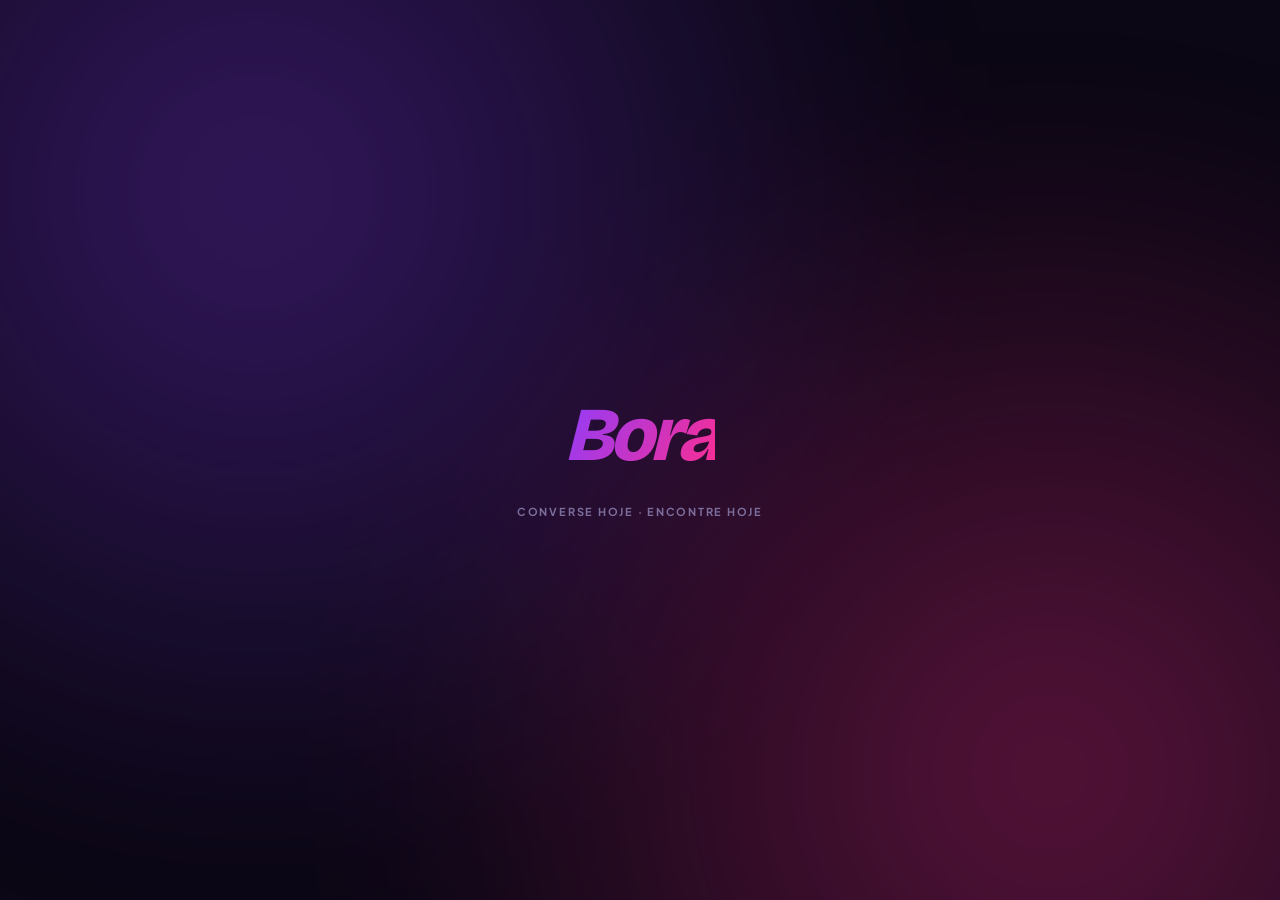
<file: index (2).html>
<!DOCTYPE html>
<html lang="pt-BR">
<head>
<meta charset="UTF-8">
<meta name="viewport" content="width=device-width, initial-scale=1, viewport-fit=cover, maximum-scale=1, user-scalable=no">
<title>Bora</title>

<!-- Faz abrir em tela cheia quando adicionado à tela de início -->
<meta name="apple-mobile-web-app-capable" content="yes">
<meta name="mobile-web-app-capable" content="yes">
<meta name="apple-mobile-web-app-status-bar-style" content="black-translucent">
<meta name="apple-mobile-web-app-title" content="Bora">
<meta name="theme-color" content="#0B0714">
<link rel="apple-touch-icon" href="data:image/svg+xml,%3Csvg xmlns='http://www.w3.org/2000/svg' viewBox='0 0 180 180'%3E%3Cdefs%3E%3ClinearGradient id='g' x1='0' y1='0' x2='1' y2='1'%3E%3Cstop offset='0' stop-color='%238B3DFF'/%3E%3Cstop offset='1' stop-color='%23FF2D8E'/%3E%3C/linearGradient%3E%3C/defs%3E%3Crect width='180' height='180' rx='40' fill='%230B0714'/%3E%3Ctext x='50%25' y='58%25' font-family='Helvetica,Arial' font-size='84' font-weight='800' font-style='italic' fill='url(%23g)' text-anchor='middle'%3EB%3C/text%3E%3C/svg%3E">

<link rel="preconnect" href="https://fonts.googleapis.com">
<link rel="preconnect" href="https://fonts.gstatic.com" crossorigin>
<link href="https://fonts.googleapis.com/css2?family=Bricolage+Grotesque:opsz,wght@12..96,400;12..96,600;12..96,700;12..96,800&family=Plus+Jakarta+Sans:wght@400;500;600;700;800&display=swap" rel="stylesheet">

<style>
/* ═══════════════════════════════════════════════════════════════
   BORA — sistema de design
   Noite carioca: violeta profundo, magenta neon, âmbar de urgência
   ═══════════════════════════════════════════════════════════════ */
:root{
  --noite:#0B0714;
  --noite-2:#120B20;
  --superficie:#191128;
  --superficie-alta:#241A3A;
  --borda:rgba(255,255,255,.08);
  --borda-forte:rgba(255,255,255,.14);

  --magenta:#FF2D8E;
  --violeta:#8B3DFF;
  --ambar:#FFB13D;
  --coral:#FF5C5C;
  --verde:#2DE0A5;

  --texto:#F4EFFF;
  --texto-2:#B5A8D4;
  --texto-3:#7C6E9C;

  --grad:linear-gradient(118deg,#8B3DFF 0%,#FF2D8E 100%);
  --grad-suave:linear-gradient(118deg,rgba(139,61,255,.18),rgba(255,45,142,.18));

  --r-sm:12px; --r-md:18px; --r-lg:26px; --r-xl:34px;
  --topo:env(safe-area-inset-top,0px);
  --base:env(safe-area-inset-bottom,0px);
  --display:'Bricolage Grotesque',system-ui,sans-serif;
  --corpo:'Plus Jakarta Sans',system-ui,sans-serif;
}

*{margin:0;padding:0;box-sizing:border-box;-webkit-tap-highlight-color:transparent}
html,body{height:100%;overflow:hidden}
body{
  background:var(--noite);
  color:var(--texto);
  font-family:var(--corpo);
  font-size:16px;
  line-height:1.45;
  -webkit-font-smoothing:antialiased;
  overscroll-behavior:none;
}
button{font:inherit;color:inherit;background:none;border:none;cursor:pointer}
input,textarea{font:inherit;color:inherit;background:none;border:none;outline:none;width:100%}
img{display:block;max-width:100%}
:focus-visible{outline:2px solid var(--magenta);outline-offset:3px;border-radius:6px}
.caixa input:focus-visible,.caixa textarea:focus-visible{outline:none}

/* ── Atmosfera ambiente ───────────────────────────────────────── */
.aura{position:fixed;inset:0;pointer-events:none;z-index:0;overflow:hidden}
.aura::before,.aura::after{
  content:'';position:absolute;width:120vw;height:120vw;border-radius:50%;
  filter:blur(90px);opacity:.32;
}
.aura::before{background:radial-gradient(circle,#8B3DFF,transparent 62%);top:-45vw;left:-40vw;animation:deriva 26s ease-in-out infinite}
.aura::after{background:radial-gradient(circle,#FF2D8E,transparent 62%);bottom:-50vw;right:-42vw;animation:deriva 32s ease-in-out infinite reverse}
@keyframes deriva{0%,100%{transform:translate(0,0) scale(1)}50%{transform:translate(6vw,-5vw) scale(1.14)}}

/* ── Estrutura de telas ───────────────────────────────────────── */
#app{position:fixed;inset:0;z-index:1}
.tela{
  position:absolute;inset:0;display:none;flex-direction:column;
  padding-top:var(--topo);
  animation:entra .42s cubic-bezier(.22,1,.36,1);
}
.tela.on{display:flex}
@keyframes entra{from{opacity:0;transform:translateY(14px)}to{opacity:1;transform:none}}
.rolagem{flex:1;overflow-y:auto;-webkit-overflow-scrolling:touch;overscroll-behavior:contain}

/* ── Tipografia ───────────────────────────────────────────────── */
.logo{
  font-family:var(--display);font-weight:800;font-style:italic;letter-spacing:-.045em;
  background:var(--grad);-webkit-background-clip:text;background-clip:text;color:transparent;
}
h1,h2,h3{font-family:var(--display);font-weight:700;letter-spacing:-.03em;line-height:1.08}
h1{font-size:34px}
h2{font-size:25px}
h3{font-size:19px;letter-spacing:-.02em}
.olho{
  font-size:11px;font-weight:700;letter-spacing:.16em;text-transform:uppercase;
  color:var(--texto-3);
}
.sub{color:var(--texto-2);font-size:15px;line-height:1.5}
.num{font-variant-numeric:tabular-nums;font-feature-settings:'tnum'}

/* ── Botões ───────────────────────────────────────────────────── */
.btn{
  display:flex;align-items:center;justify-content:center;gap:9px;
  width:100%;padding:17px 22px;border-radius:100px;
  font-weight:700;font-size:16px;letter-spacing:-.01em;
  background:var(--grad);color:#fff;
  box-shadow:0 10px 30px -8px rgba(255,45,142,.55);
  transition:transform .16s cubic-bezier(.34,1.56,.64,1),opacity .16s;
}
.btn:active{transform:scale(.965)}
.btn:disabled{opacity:.32;box-shadow:none}
.btn-2{
  background:rgba(255,255,255,.06);border:1px solid var(--borda-forte);
  box-shadow:none;color:var(--texto);
}
.btn-3{background:none;box-shadow:none;color:var(--texto-2);font-weight:600;padding:14px}

/* ── Cabeçalho do app ─────────────────────────────────────────── */
.topo{
  display:flex;align-items:center;justify-content:space-between;gap:12px;
  padding:14px 20px 12px;flex-shrink:0;
}
.topo .logo{font-size:27px}

.pilula{
  display:inline-flex;align-items:center;gap:7px;
  padding:9px 15px;border-radius:100px;
  background:rgba(255,255,255,.055);border:1px solid var(--borda);
  font-size:13.5px;font-weight:600;white-space:nowrap;
  transition:transform .16s,background .2s;
}
.pilula:active{transform:scale(.94)}
.pilula.viva{background:var(--grad);border-color:transparent;color:#fff;box-shadow:0 6px 18px -6px rgba(255,45,142,.6)}

/* ── Filtros ──────────────────────────────────────────────────── */
.filtros{
  display:flex;gap:8px;padding:4px 20px 16px;overflow-x:auto;flex-shrink:0;
  scrollbar-width:none;
}
.filtros::-webkit-scrollbar{display:none}

/* ── Cartão de pessoa ─────────────────────────────────────────── */
/* ── Relógio grande: o herói da tela ──────────────────────────── */
.hero{
  margin:0 20px 16px;padding:20px 22px 18px;border-radius:var(--r-lg);
  background:linear-gradient(150deg,rgba(139,61,255,.15),rgba(255,45,142,.13));
  border:1px solid rgba(255,45,142,.24);position:relative;overflow:hidden;
}
.hero::after{
  content:'';position:absolute;top:-60%;right:-25%;width:70%;height:220%;
  background:radial-gradient(circle,rgba(255,45,142,.3),transparent 68%);filter:blur(26px);
}
.hero .olho{margin-bottom:6px}
.hero .grande{
  font-family:var(--display);font-weight:800;letter-spacing:-.05em;line-height:1;
  font-size:47px;background:var(--grad);
  -webkit-background-clip:text;background-clip:text;color:transparent;
}
.hero.urgente .grande{background:linear-gradient(112deg,#FFB13D,#FF5C5C);-webkit-background-clip:text;background-clip:text}
.hero .fio{height:5px;border-radius:100px;background:rgba(255,255,255,.11);margin:15px 0 11px;overflow:hidden}
.hero .fio i{display:block;height:100%;background:var(--grad);box-shadow:0 0 12px rgba(255,45,142,.7);transition:width .8s cubic-bezier(.22,1,.36,1)}
.hero.urgente .fio i{background:linear-gradient(90deg,#FFB13D,#FF5C5C)}
.hero .nota{font-size:12.5px;color:var(--texto-2);font-weight:500;position:relative}

/* ── Grade de dois ────────────────────────────────────────────── */
.grade{padding:0 18px 130px;display:grid;grid-template-columns:1fr 1fr;gap:13px;align-items:start}
.cartao{
  position:relative;border-radius:var(--r-lg);overflow:hidden;
  background:var(--superficie);border:1px solid var(--borda);
  box-shadow:0 16px 38px -22px rgba(0,0,0,.9);padding-bottom:10px;
  animation:sobe .5s cubic-bezier(.22,1,.36,1) both;
  transition:transform .18s;
}
.cartao:active{transform:scale(.972)}
.moldura{position:relative;aspect-ratio:3/4;overflow:hidden}

.selo-obj{
  position:absolute;top:11px;left:10px;z-index:3;
  padding:5px 9px;border-radius:100px;font-size:14px;line-height:1;
  background:rgba(0,0,0,.5);border:1px solid rgba(255,255,255,.16);
  backdrop-filter:blur(12px);-webkit-backdrop-filter:blur(12px);
}
.selo-tempo{
  position:absolute;top:11px;right:10px;z-index:3;
  display:inline-flex;align-items:center;gap:4px;
  padding:5px 9px;border-radius:100px;font-size:11.5px;font-weight:800;
  background:rgba(0,0,0,.55);border:1px solid rgba(255,177,61,.4);color:var(--ambar);
  backdrop-filter:blur(12px);-webkit-backdrop-filter:blur(12px);
}
.selo-tempo.urgente{border-color:rgba(255,92,92,.5);color:var(--coral)}
.ponto-on{
  position:absolute;bottom:13px;right:11px;z-index:3;width:9px;height:9px;border-radius:50%;
  background:var(--verde);box-shadow:0 0 0 2.5px rgba(9,5,16,.75),0 0 12px var(--verde);
}
.conversar{
  display:flex;align-items:center;justify-content:center;gap:6px;
  width:calc(100% - 20px);margin:10px 10px 0;padding:11px;border-radius:100px;
  background:var(--grad);color:#fff;font-size:13px;font-weight:700;letter-spacing:-.01em;
  box-shadow:0 7px 18px -7px rgba(255,45,142,.65);transition:transform .16s;
}
.conversar:active{transform:scale(.94)}
@keyframes sobe{from{opacity:0;transform:translateY(22px)}to{opacity:1;transform:none}}

.foto{position:absolute;inset:0;width:100%;height:100%;object-fit:cover}
.foto-fake{
  position:absolute;inset:0;display:flex;align-items:center;justify-content:center;
  font-family:var(--display);font-size:88px;font-weight:800;font-style:italic;
  color:rgba(255,255,255,.9);text-shadow:0 6px 30px rgba(0,0,0,.35);
}
.veu{
  position:absolute;inset:0;
  background:linear-gradient(to top,rgba(9,5,16,.97) 0%,rgba(9,5,16,.86) 24%,rgba(9,5,16,.42) 52%,rgba(9,5,16,.12) 76%,transparent 100%);
}

/* SIGNATURE: a barra de 72h é a borda superior do cartão */
.relogio-fio{position:absolute;top:0;left:0;right:0;height:4px;background:rgba(255,255,255,.09);z-index:3}
.relogio-fio i{display:block;height:100%;background:var(--grad);box-shadow:0 0 14px rgba(255,45,142,.75);transition:width .5s ease}
.relogio-fio.urgente i{background:linear-gradient(90deg,#FFB13D,#FF5C5C);box-shadow:0 0 14px rgba(255,92,92,.8)}

.info{position:absolute;left:0;right:0;bottom:0;padding:13px 12px 12px;z-index:2}
.info-g{padding:22px}
.nome-linha{display:flex;align-items:baseline;gap:6px;margin-bottom:0}
.nome{font-family:var(--display);font-size:17.5px;font-weight:700;letter-spacing:-.03em}
.info-g .nome-linha{gap:9px;margin-bottom:7px}
.idade{font-size:13.5px;color:rgba(255,255,255,.6);font-weight:600}
.info-g .idade{font-size:19px;font-weight:500}
.bio{font-size:14.5px;color:rgba(255,255,255,.78);margin:9px 0 14px;line-height:1.42}
.linha-meta{display:flex;align-items:center;gap:8px;flex-wrap:wrap}

.tag{
  display:inline-flex;align-items:center;gap:6px;
  padding:7px 13px;border-radius:100px;font-size:12.5px;font-weight:600;
  background:rgba(0,0,0,.42);border:1px solid rgba(255,255,255,.16);
  backdrop-filter:blur(14px);-webkit-backdrop-filter:blur(14px);
}
.tag.dist{background:rgba(255,255,255,.13)}
.tag.tempo{color:var(--ambar);border-color:rgba(255,177,61,.32)}
.tag.tempo.urgente{color:var(--coral);border-color:rgba(255,92,92,.4)}

/* ── Barra inferior ───────────────────────────────────────────── */
.abas{
  position:absolute;left:16px;right:16px;bottom:calc(14px + var(--base));z-index:40;
  display:flex;padding:7px;border-radius:100px;
  background:rgba(20,13,34,.82);border:1px solid var(--borda-forte);
  backdrop-filter:blur(26px) saturate(180%);-webkit-backdrop-filter:blur(26px) saturate(180%);
  box-shadow:0 18px 44px -14px rgba(0,0,0,.85);
}
.aba{
  flex:1;display:flex;flex-direction:column;align-items:center;gap:3px;
  padding:9px 0;border-radius:100px;color:var(--texto-3);
  font-size:10.5px;font-weight:700;letter-spacing:.01em;
  transition:color .22s,background .22s;
}
.aba svg{width:22px;height:22px;stroke-width:2}
.aba.on{color:#fff;background:var(--grad);box-shadow:0 6px 18px -6px rgba(255,45,142,.6)}
.aba .ponto{position:absolute;top:8px;margin-left:16px;width:7px;height:7px;border-radius:50%;background:var(--magenta);border:2px solid #150E24}

/* ── Formulário ───────────────────────────────────────────────── */
.corpo{padding:8px 24px 40px}
.campo{margin-bottom:18px}
.rotulo{
  display:block;font-size:11px;font-weight:700;letter-spacing:.14em;text-transform:uppercase;
  color:var(--texto-3);margin-bottom:9px;
}
.caixa{
  background:rgba(255,255,255,.045);border:1px solid var(--borda);
  border-radius:var(--r-md);padding:16px 18px;
  transition:border-color .22s,background .22s;
}
.caixa:focus-within{border-color:var(--magenta);background:rgba(255,45,142,.06)}
.caixa input,.caixa textarea{font-size:16px;font-weight:500}
.caixa textarea{resize:none;min-height:66px}
.caixa ::placeholder{color:var(--texto-3)}
.contador{text-align:right;font-size:11.5px;color:var(--texto-3);margin-top:7px}

.slots{display:grid;grid-template-columns:repeat(3,1fr);gap:11px}
.slot{
  aspect-ratio:3/4;border-radius:var(--r-md);position:relative;overflow:hidden;
  background:rgba(255,255,255,.045);border:1.5px dashed var(--borda-forte);
  display:flex;flex-direction:column;align-items:center;justify-content:center;gap:6px;
  color:var(--texto-3);font-size:11px;font-weight:600;
  transition:transform .18s,border-color .2s;
}
.slot:active{transform:scale(.95)}
.slot.cheio{border-style:solid;border-color:transparent}
.slot.cheio .marca{
  position:absolute;top:7px;right:7px;width:21px;height:21px;border-radius:50%;
  background:var(--verde);display:grid;place-items:center;
  box-shadow:0 3px 10px rgba(0,0,0,.5);
}
.slot .principal{
  position:absolute;bottom:0;left:0;right:0;padding:5px;
  background:rgba(0,0,0,.6);font-size:9.5px;letter-spacing:.1em;text-align:center;
  color:#fff;font-weight:700;
}

/* ── Objetivos ────────────────────────────────────────────────── */
.objs{display:flex;flex-direction:column;gap:10px}
.obj{
  display:flex;align-items:center;gap:15px;padding:16px 18px;
  border-radius:var(--r-md);background:rgba(255,255,255,.045);
  border:1.5px solid var(--borda);text-align:left;
  transition:transform .16s,border-color .2s,background .2s;
}
.obj:active{transform:scale(.982)}
.obj.on{border-color:var(--magenta);background:rgba(255,45,142,.1)}
.obj .emo{font-size:26px;line-height:1;flex-shrink:0}
.obj b{display:block;font-size:15.5px;font-weight:700;letter-spacing:-.01em}
.obj span{display:block;font-size:12.5px;color:var(--texto-3);margin-top:2px}
.obj .check{
  margin-left:auto;width:22px;height:22px;border-radius:50%;flex-shrink:0;
  border:1.5px solid var(--borda-forte);display:grid;place-items:center;
  transition:all .2s;
}
.obj.on .check{background:var(--grad);border-color:transparent}

/* ── Slider de raio ───────────────────────────────────────────── */
.radar{position:relative;height:210px;display:grid;place-items:center;margin:6px 0 20px}
.anel{
  position:absolute;border-radius:50%;border:1px solid rgba(255,45,142,.22);
  animation:pulsa 3.2s ease-out infinite;
}
@keyframes pulsa{0%{transform:scale(.4);opacity:0}45%{opacity:.85}100%{transform:scale(1);opacity:0}}
.centro{
  width:16px;height:16px;border-radius:50%;background:var(--grad);
  box-shadow:0 0 0 7px rgba(255,45,142,.16),0 0 34px rgba(255,45,142,.85);z-index:2;
}
.km{
  position:relative;z-index:3;text-align:center;
  font-family:var(--display);font-weight:800;letter-spacing:-.04em;
}
.km b{font-size:58px;line-height:1;display:block}
.km span{font-size:12px;letter-spacing:.16em;color:var(--texto-3);text-transform:uppercase;font-family:var(--corpo);font-weight:700}

input[type=range]{
  -webkit-appearance:none;appearance:none;width:100%;height:5px;border-radius:100px;
  background:rgba(255,255,255,.1);
}
input[type=range]::-webkit-slider-thumb{
  -webkit-appearance:none;width:28px;height:28px;border-radius:50%;
  background:#fff;box-shadow:0 3px 14px rgba(0,0,0,.6),0 0 0 5px rgba(255,45,142,.22);
  cursor:grab;
}
input[type=range]::-moz-range-thumb{
  width:28px;height:28px;border-radius:50%;border:none;background:#fff;
  box-shadow:0 3px 14px rgba(0,0,0,.6),0 0 0 5px rgba(255,45,142,.22);
}

/* ── Conversas ────────────────────────────────────────────────── */
.lista{padding:0 20px 130px}
.item{
  display:flex;align-items:center;gap:14px;padding:14px;margin-bottom:9px;
  border-radius:var(--r-lg);background:rgba(255,255,255,.035);
  border:1px solid var(--borda);text-align:left;width:100%;
  transition:transform .16s,background .2s;
}
.item:active{transform:scale(.982);background:rgba(255,255,255,.06)}
.mini{
  width:56px;height:56px;border-radius:50%;overflow:hidden;flex-shrink:0;position:relative;
  display:grid;place-items:center;font-family:var(--display);font-size:24px;font-weight:800;font-style:italic;color:#fff;
}
.mini img{width:100%;height:100%;object-fit:cover}
.item .txt{flex:1;min-width:0}
.item .txt b{display:block;font-size:15.5px;font-weight:700;margin-bottom:2px}
.item .txt p{
  font-size:13.5px;color:var(--texto-3);white-space:nowrap;overflow:hidden;text-overflow:ellipsis;
}
.item .dir{text-align:right;flex-shrink:0}
.item .dir small{display:block;font-size:11px;color:var(--texto-3);margin-bottom:5px}
.bolha-n{
  display:inline-grid;place-items:center;min-width:21px;height:21px;padding:0 6px;
  border-radius:100px;background:var(--grad);font-size:11.5px;font-weight:800;color:#fff;
}

/* ── Chat ─────────────────────────────────────────────────────── */
.chat-topo{
  display:flex;align-items:center;gap:12px;padding:12px 16px;flex-shrink:0;
  border-bottom:1px solid var(--borda);background:rgba(11,7,20,.7);
  backdrop-filter:blur(20px);-webkit-backdrop-filter:blur(20px);
}
.voltar{
  width:38px;height:38px;border-radius:50%;display:grid;place-items:center;flex-shrink:0;
  background:rgba(255,255,255,.06);
}
.chat-topo .mini{width:42px;height:42px;font-size:18px}
.chat-topo .quem{flex:1;min-width:0}
.chat-topo .quem b{display:block;font-size:15.5px;font-weight:700}
.chat-topo .quem small{font-size:11.5px;color:var(--verde);font-weight:600}

.msgs{flex:1;overflow-y:auto;padding:18px 16px 12px;display:flex;flex-direction:column;gap:9px}
.msg{
  max-width:78%;padding:12px 16px;border-radius:22px;font-size:15px;line-height:1.42;
  animation:pop .3s cubic-bezier(.22,1,.36,1) both;word-wrap:break-word;
}
@keyframes pop{from{opacity:0;transform:translateY(9px) scale(.96)}to{opacity:1;transform:none}}
.msg.dela{align-self:flex-start;background:var(--superficie-alta);border-bottom-left-radius:7px}
.msg.minha{align-self:flex-end;background:var(--grad);border-bottom-right-radius:7px;color:#fff}
.digitando{
  align-self:flex-start;display:flex;gap:4px;padding:15px 18px;
  background:var(--superficie-alta);border-radius:22px;border-bottom-left-radius:7px;
}
.digitando i{width:7px;height:7px;border-radius:50%;background:var(--texto-3);animation:salta 1.3s infinite}
.digitando i:nth-child(2){animation-delay:.18s}
.digitando i:nth-child(3){animation-delay:.36s}
@keyframes salta{0%,60%,100%{transform:translateY(0);opacity:.4}30%{transform:translateY(-6px);opacity:1}}

.barra-msg{
  display:flex;align-items:center;gap:10px;padding:12px 16px calc(12px + var(--base));
  border-top:1px solid var(--borda);flex-shrink:0;background:rgba(11,7,20,.85);
  backdrop-filter:blur(20px);-webkit-backdrop-filter:blur(20px);
}
.barra-msg .caixa{flex:1;padding:13px 18px;border-radius:100px;margin:0}
.enviar{
  width:46px;height:46px;border-radius:50%;flex-shrink:0;display:grid;place-items:center;
  background:var(--grad);box-shadow:0 6px 18px -6px rgba(255,45,142,.7);
  transition:transform .16s;
}
.enviar:active{transform:scale(.9)}

/* ── Meu perfil: o relógio de 72h como anel ───────────────────── */
.anel-72{position:relative;width:186px;height:186px;margin:6px auto 20px}
.anel-72 svg{transform:rotate(-90deg);width:100%;height:100%}
.anel-72 .trilha{fill:none;stroke:rgba(255,255,255,.07);stroke-width:7}
.anel-72 .arco{fill:none;stroke:url(#gradAnel);stroke-width:7;stroke-linecap:round;transition:stroke-dashoffset 1s cubic-bezier(.22,1,.36,1)}
.anel-72 .miolo{
  position:absolute;inset:20px;border-radius:50%;overflow:hidden;
  display:grid;place-items:center;background:var(--superficie-alta);
}
.anel-72 .miolo img{width:100%;height:100%;object-fit:cover}
.anel-72 .miolo .ini{font-family:var(--display);font-size:56px;font-weight:800;font-style:italic}
.contagem{text-align:center;margin-bottom:26px}
.contagem b{
  font-family:var(--display);font-size:42px;font-weight:800;letter-spacing:-.045em;
  background:var(--grad);-webkit-background-clip:text;background-clip:text;color:transparent;
}
.contagem span{display:block;font-size:12.5px;color:var(--texto-3);font-weight:600;margin-top:2px}
.contagem.urgente b{background:linear-gradient(118deg,#FFB13D,#FF5C5C);-webkit-background-clip:text;background-clip:text}

.painel{
  background:rgba(255,255,255,.035);border:1px solid var(--borda);
  border-radius:var(--r-lg);padding:6px 18px;margin-bottom:14px;
}
.linha{
  display:flex;align-items:center;gap:13px;padding:15px 0;
  border-bottom:1px solid var(--borda);text-align:left;width:100%;
}
.linha:last-child{border-bottom:none}
.linha .emo{font-size:21px;flex-shrink:0;width:24px;text-align:center}
.linha .txt{flex:1;min-width:0}
.linha .txt b{display:block;font-size:15px;font-weight:600}
.linha .txt small{display:block;font-size:12.5px;color:var(--texto-3);margin-top:1px}
.linha .val{font-size:14px;color:var(--texto-2);font-weight:600;flex-shrink:0}

/* ── Folha deslizante ─────────────────────────────────────────── */
.fundo{
  position:fixed;inset:0;z-index:60;background:rgba(6,3,12,.7);
  backdrop-filter:blur(6px);-webkit-backdrop-filter:blur(6px);
  display:none;align-items:flex-end;animation:aparece .26s ease;
}
.fundo.on{display:flex}
@keyframes aparece{from{opacity:0}to{opacity:1}}
.folha{
  width:100%;max-height:88vh;overflow-y:auto;
  background:var(--noite-2);border:1px solid var(--borda-forte);border-bottom:none;
  border-radius:var(--r-xl) var(--r-xl) 0 0;
  padding:12px 24px calc(30px + var(--base));
  animation:sobefolha .42s cubic-bezier(.22,1,.36,1);
}
@keyframes sobefolha{from{transform:translateY(100%)}to{transform:none}}
.pega{width:38px;height:4px;border-radius:100px;background:var(--borda-forte);margin:0 auto 20px}

/* ── Celebração do encontro ───────────────────────────────────── */
.festa{
  position:fixed;inset:0;z-index:90;display:none;
  flex-direction:column;align-items:center;justify-content:center;gap:8px;
  padding:40px;text-align:center;background:rgba(8,4,16,.94);
  backdrop-filter:blur(14px);-webkit-backdrop-filter:blur(14px);
}
.festa.on{display:flex;animation:aparece .3s ease}
.selo{
  width:132px;height:132px;border-radius:50%;display:grid;place-items:center;
  background:var(--grad);margin-bottom:22px;
  box-shadow:0 0 0 12px rgba(255,45,142,.12),0 0 80px rgba(255,45,142,.6);
  animation:selo-in .72s cubic-bezier(.34,1.56,.64,1) both;
}
@keyframes selo-in{0%{transform:scale(0) rotate(-40deg);opacity:0}100%{transform:none;opacity:1}}
.festa h2{animation:sobe .5s .16s cubic-bezier(.22,1,.36,1) both}
.festa .sub{animation:sobe .5s .26s cubic-bezier(.22,1,.36,1) both;max-width:300px}
.festa .btn{animation:sobe .5s .38s cubic-bezier(.22,1,.36,1) both;margin-top:30px;max-width:320px}
.ganho{
  font-family:var(--display);font-size:56px;font-weight:800;letter-spacing:-.05em;
  background:var(--grad);-webkit-background-clip:text;background-clip:text;color:transparent;
  margin:20px 0 4px;animation:sobe .6s .3s cubic-bezier(.34,1.56,.64,1) both;
}
.confete{position:absolute;width:9px;height:9px;border-radius:2px;pointer-events:none}

/* ── Splash ───────────────────────────────────────────────────── */
#splash{align-items:center;justify-content:center;gap:14px}
#splash .logo{font-size:76px;animation:logo-in 1s cubic-bezier(.22,1,.36,1) both}
@keyframes logo-in{0%{opacity:0;transform:scale(.72) translateY(20px);filter:blur(12px)}100%{opacity:1;transform:none;filter:none}}
#splash .olho{animation:sobe .7s .42s cubic-bezier(.22,1,.36,1) both}

/* ── Entrada ──────────────────────────────────────────────────── */
#entrada{justify-content:flex-end;padding:0 26px calc(34px + var(--base))}
#entrada .marca{margin-bottom:auto;padding-top:15vh}
#entrada .logo{font-size:60px;line-height:1}
#entrada h1{margin:26px 0 14px;font-size:38px}
#entrada .destaques{display:flex;flex-direction:column;gap:13px;margin:28px 0 32px}
.destaque{display:flex;align-items:flex-start;gap:13px}
.destaque .pt{
  width:7px;height:7px;border-radius:50%;background:var(--grad);
  margin-top:8px;flex-shrink:0;box-shadow:0 0 12px rgba(255,45,142,.8);
}
.destaque p{font-size:14.5px;color:var(--texto-2);line-height:1.45}
.destaque p b{color:var(--texto);font-weight:700}
.aviso{text-align:center;font-size:11.5px;color:var(--texto-3);margin-top:16px;line-height:1.5}

/* ── Localização ──────────────────────────────────────────────── */
#local{justify-content:center;padding:0 26px calc(30px + var(--base));text-align:center}
#local .radar{height:250px;margin-bottom:8px}

/* ── Inativo ──────────────────────────────────────────────────── */
#inativo{justify-content:center;padding:0 26px calc(30px + var(--base));text-align:center}
.lua{
  width:112px;height:112px;border-radius:50%;margin:0 auto 26px;display:grid;place-items:center;
  background:rgba(255,255,255,.045);border:1px solid var(--borda-forte);font-size:46px;
}

/* ── Progresso do cadastro ────────────────────────────────────── */
.passos{display:flex;gap:6px;padding:0 24px 22px}
.passo{flex:1;height:3px;border-radius:100px;background:rgba(255,255,255,.1);overflow:hidden}
.passo i{display:block;height:100%;width:0;background:var(--grad);transition:width .5s cubic-bezier(.22,1,.36,1)}
.passo.on i{width:100%}

/* ── Painel de demonstração (3 toques na logo) ────────────────── */
#demo{position:fixed;inset:0;z-index:100;display:none;background:rgba(6,3,12,.9);
  backdrop-filter:blur(10px);-webkit-backdrop-filter:blur(10px);
  padding:calc(30px + var(--topo)) 22px 30px;overflow-y:auto}
#demo.on{display:block}
#demo h3{margin-bottom:4px}
#demo .grid-demo{display:grid;grid-template-columns:1fr 1fr;gap:9px;margin:18px 0}
#demo .grid-demo button{
  padding:15px 10px;border-radius:var(--r-md);background:rgba(255,255,255,.06);
  border:1px solid var(--borda);font-size:13.5px;font-weight:600;
}
#demo .grid-demo button:active{background:rgba(255,45,142,.18)}

.rodape-vazio{text-align:center;padding:60px 30px;color:var(--texto-3)}
.rodape-vazio .emo{font-size:44px;margin-bottom:14px;opacity:.55}
.rodape-vazio b{display:block;font-family:var(--display);font-size:19px;color:var(--texto);margin-bottom:6px}
.rodape-vazio p{font-size:14px;line-height:1.5}

@media (prefers-reduced-motion:reduce){
  *,*::before,*::after{animation-duration:.01ms!important;animation-iteration-count:1!important;transition-duration:.01ms!important}
}
</style>
</head>
<body>

<div class="aura"></div>

<svg width="0" height="0" style="position:absolute">
  <defs>
    <linearGradient id="gradAnel" x1="0" y1="0" x2="1" y2="1">
      <stop offset="0%" stop-color="#8B3DFF"/><stop offset="100%" stop-color="#FF2D8E"/>
    </linearGradient>
  </defs>
</svg>

<div id="app">

  <!-- SPLASH -->
  <section class="tela on" id="splash">
    <div class="logo">Bora</div>
    <div class="olho">converse hoje · encontre hoje</div>
  </section>

  <!-- ENTRADA -->
  <section class="tela" id="entrada">
    <div class="marca">
      <div class="logo">Bora</div>
    </div>
    <h1>Quem tá por perto<br>quer sair hoje.</h1>
    <div class="destaques">
      <div class="destaque"><span class="pt"></span><p>Perfil pronto em <b>menos de um minuto</b>. Sem questionário, sem teste de personalidade.</p></div>
      <div class="destaque"><span class="pt"></span><p>Você diz o que quer fazer <b>hoje</b> — um açaí, um cinema, uma caminhada.</p></div>
      <div class="destaque"><span class="pt"></span><p>Cada perfil vale <b>72 horas</b>. Encontrou alguém? Renova. É pra sair do chat.</p></div>
    </div>
    <button class="btn" onclick="ir('cadastro')">Criar meu perfil</button>
    <button class="btn btn-3" onclick="ir('cadastro')">Já tenho conta</button>
    <p class="aviso">Só para maiores de 18 anos.<br>Ao continuar você aceita os termos de uso.</p>
  </section>

  <!-- CADASTRO -->
  <section class="tela" id="cadastro">
    <div class="topo">
      <button class="voltar" onclick="ir('entrada')">
        <svg viewBox="0 0 24 24" fill="none" stroke="currentColor" stroke-width="2.2" stroke-linecap="round" width="19"><path d="M15 18l-6-6 6-6"/></svg>
      </button>
      <div class="olho">Passo 1 de 3</div>
      <div style="width:38px"></div>
    </div>
    <div class="passos"><div class="passo on"><i></i></div><div class="passo"><i></i></div><div class="passo"><i></i></div></div>
    <div class="rolagem">
      <div class="corpo">
        <h2>Seu perfil</h2>
        <p class="sub" style="margin:10px 0 26px">Quatro campos e pronto. Dá pra mudar tudo depois.</p>

        <div class="campo">
          <label class="rotulo">Como te chamam</label>
          <div class="caixa"><input id="in-nome" placeholder="Seu primeiro nome" maxlength="18" oninput="valida()"></div>
        </div>

        <div class="campo">
          <label class="rotulo">Senha</label>
          <div class="caixa"><input id="in-senha" type="password" placeholder="Mínimo 6 caracteres" oninput="valida()"></div>
        </div>

        <div class="campo">
          <label class="rotulo">Suas fotos · até 3</label>
          <div class="slots" id="slots"></div>
        </div>

        <div class="campo">
          <label class="rotulo">Uma linha sobre você</label>
          <div class="caixa">
            <textarea id="in-bio" placeholder="Ex: Trabalho no centro, gosto de um fim de tarde na praia." maxlength="90" oninput="valida()"></textarea>
          </div>
          <div class="contador"><span id="cont-bio">0</span>/90</div>
        </div>

        <button class="btn" id="btn-cadastro" onclick="ir('local')" disabled>Continuar</button>
      </div>
    </div>
  </section>

  <!-- LOCALIZAÇÃO -->
  <section class="tela" id="local">
    <div class="passos" style="padding-top:14px"><div class="passo on"><i></i></div><div class="passo on"><i></i></div><div class="passo"><i></i></div></div>
    <div class="rolagem" style="display:flex;flex-direction:column;justify-content:center;padding:0 26px">
      <div class="radar">
        <div class="anel" style="width:250px;height:250px"></div>
        <div class="anel" style="width:250px;height:250px;animation-delay:1.05s"></div>
        <div class="anel" style="width:250px;height:250px;animation-delay:2.1s"></div>
        <div class="centro"></div>
      </div>
      <h2 style="text-align:center">Onde você tá agora?</h2>
      <p class="sub" style="text-align:center;margin:12px 0 8px">O Bora usa sua localização só pra mostrar quem está por perto.</p>
      <p class="sub" style="text-align:center;font-size:13.5px;color:var(--texto-3)">Ninguém vê seu endereço nem sua posição no mapa. Só a distância aproximada, arredondada.</p>
      <div style="margin-top:34px">
        <button class="btn" onclick="ir('objetivo')">Ativar localização</button>
        <button class="btn btn-3" onclick="ir('objetivo')">Agora não</button>
      </div>
    </div>
  </section>

  <!-- OBJETIVO -->
  <section class="tela" id="objetivo">
    <div class="passos" style="padding-top:14px"><div class="passo on"><i></i></div><div class="passo on"><i></i></div><div class="passo on"><i></i></div></div>
    <div class="rolagem">
      <div class="corpo">
        <h2>O que você quer fazer hoje?</h2>
        <p class="sub" style="margin:10px 0 26px">Isso aparece no seu perfil. Pode trocar quantas vezes quiser.</p>
        <div class="objs" id="objs"></div>
        <button class="btn" id="btn-obj" style="margin-top:26px" onclick="ir('raio')" disabled>Continuar</button>
      </div>
    </div>
  </section>

  <!-- RAIO -->
  <section class="tela" id="raio">
    <div class="rolagem" style="display:flex;flex-direction:column;justify-content:center;padding:0 26px">
      <div class="radar">
        <div class="anel" id="anel-r1"></div>
        <div class="anel" id="anel-r2" style="animation-delay:1.6s"></div>
        <div class="km"><b class="num" id="km-num">15</b><span>quilômetros</span></div>
      </div>
      <h2 style="text-align:center">Até onde você vai?</h2>
      <p class="sub" style="text-align:center;margin:12px 0 30px">
        <span id="conta-raio">8 pessoas</span> dentro desse raio agora.
      </p>
      <input type="range" id="sl-raio" min="1" max="30" value="15" oninput="mudaRaio(this.value)">
      <div style="display:flex;justify-content:space-between;font-size:11.5px;color:var(--texto-3);margin-top:10px;font-weight:600">
        <span>1 km</span><span>30 km</span>
      </div>
      <div style="margin-top:36px"><button class="btn" onclick="entrar()">Ver quem tá por perto</button></div>
    </div>
  </section>

  <!-- APP: DESCOBRIR -->
  <section class="tela" id="descobrir">
    <div class="topo">
      <div class="logo" onclick="toqueLogo()">Bora</div>
      <button class="pilula" onclick="abre('folha-raio')">
        <svg viewBox="0 0 24 24" fill="none" stroke="currentColor" stroke-width="2" width="15"><circle cx="12" cy="10" r="3"/><path d="M12 21s-7-6-7-11a7 7 0 1114 0c0 5-7 11-7 11z"/></svg>
        <span class="num" id="chip-raio">15 km</span>
      </button>
    </div>
    <div class="filtros" id="filtros"></div>
    <div class="rolagem">
      <div class="hero" id="hero">
        <div class="olho">Seu tempo no ar</div>
        <div class="grande num" id="hero-num">68h 12min</div>
        <div class="fio"><i id="hero-fio" style="width:95%"></i></div>
        <div class="nota">Encontrou alguém? Confirmem e o relógio volta pra <b style="color:var(--texto)">72h</b>.</div>
      </div>
      <div class="grade" id="grade"></div>
    </div>
  </section>

  <!-- APP: CONVERSAS -->
  <section class="tela" id="conversas">
    <div class="topo"><h2 onclick="toqueLogo()">Conversas</h2></div>
    <div class="rolagem"><div class="lista" id="lista-conversas"></div></div>
  </section>

  <!-- APP: PERFIL -->
  <section class="tela" id="perfil">
    <div class="topo"><h2 onclick="toqueLogo()">Seu perfil</h2></div>
    <div class="rolagem">
      <div class="corpo" style="padding-bottom:130px">
        <div class="anel-72">
          <svg viewBox="0 0 186 186">
            <circle class="trilha" cx="93" cy="93" r="89"/>
            <circle class="arco" id="arco" cx="93" cy="93" r="89" stroke-dasharray="559" stroke-dashoffset="0"/>
          </svg>
          <div class="miolo" id="meu-retrato"></div>
        </div>
        <div class="contagem" id="contagem">
          <b class="num" id="rest">68h 12min</b>
          <span>até o perfil descansar</span>
        </div>

        <div class="painel">
          <div class="linha"><span class="emo">🙋</span><div class="txt"><b id="p-nome">Você</b><small id="p-bio">Sua bio aparece aqui</small></div></div>
          <button class="linha" onclick="abre('folha-obj')"><span class="emo" id="p-obj-emo">💬</span><div class="txt"><b>Objetivo de hoje</b><small id="p-obj">Só conversar</small></div><span class="val">Trocar</span></button>
          <button class="linha" onclick="abre('folha-raio')"><span class="emo">📍</span><div class="txt"><b>Raio de busca</b><small id="p-raio">15 km ao seu redor</small></div><span class="val">Ajustar</span></button>
        </div>

        <div class="painel">
          <div class="linha"><span class="emo">🤝</span><div class="txt"><b>Encontros confirmados</b><small>Desde que você entrou</small></div><span class="val num" id="p-enc">0</span></div>
          <div class="linha"><span class="emo">👀</span><div class="txt"><b>Visitas ao seu perfil</b><small>Nas últimas 72 horas</small></div><span class="val num">47</span></div>
        </div>

        <button class="btn btn-2" onclick="ir('inativo')">Pausar meu perfil</button>
      </div>
    </div>
  </section>

  <!-- DETALHE DA PESSOA -->
  <section class="tela" id="detalhe">
    <div class="rolagem" id="detalhe-corpo"></div>
  </section>

  <!-- CHAT -->
  <section class="tela" id="chat">
    <div class="chat-topo">
      <button class="voltar" onclick="ir('conversas')">
        <svg viewBox="0 0 24 24" fill="none" stroke="currentColor" stroke-width="2.2" stroke-linecap="round" width="19"><path d="M15 18l-6-6 6-6"/></svg>
      </button>
      <div class="mini" id="chat-mini"></div>
      <div class="quem"><b id="chat-nome">—</b><small>online agora</small></div>
      <button class="pilula viva" onclick="abre('folha-enc')">Nos vimos</button>
    </div>
    <div class="msgs" id="msgs"></div>
    <div class="barra-msg">
      <div class="caixa"><input id="in-msg" placeholder="Escreva algo…" onkeydown="if(event.key==='Enter')mandaMsg()"></div>
      <button class="enviar" onclick="mandaMsg()">
        <svg viewBox="0 0 24 24" fill="none" stroke="#fff" stroke-width="2.2" stroke-linecap="round" stroke-linejoin="round" width="20"><path d="M22 2L11 13M22 2l-7 20-4-9-9-4 20-7z"/></svg>
      </button>
    </div>
  </section>

  <!-- INATIVO -->
  <section class="tela" id="inativo">
    <div class="rolagem" style="display:flex;flex-direction:column;justify-content:center;padding:0 26px">
      <div class="lua">🌙</div>
      <h2 style="text-align:center">Seu perfil tá descansando</h2>
      <p class="sub" style="text-align:center;margin:14px 0 6px">
        As 72 horas passaram sem um encontro confirmado. Nada de grave — é só uma pausa pra manter o Bora com gente de verdade, ativa hoje.
      </p>
      <div style="text-align:center;margin:30px 0 8px">
        <b class="num" style="font-family:var(--display);font-size:44px;font-weight:800;letter-spacing:-.045em;color:var(--texto-2)">23h 41min</b>
        <span style="display:block;font-size:12.5px;color:var(--texto-3);font-weight:600;margin-top:4px">até poder reativar</span>
      </div>
      <div style="margin-top:30px">
        <button class="btn" onclick="reativar()">Reativar agora</button>
        <button class="btn btn-3" onclick="ir('perfil')">Voltar</button>
      </div>
    </div>
  </section>

  <!-- ABAS -->
  <nav class="abas" id="abas" style="display:none">
    <button class="aba on" data-t="descobrir" onclick="troca('descobrir')">
      <svg viewBox="0 0 24 24" fill="none" stroke="currentColor" stroke-linecap="round" stroke-linejoin="round"><circle cx="12" cy="12" r="9"/><path d="M15.5 8.5l-2 5-5 2 2-5 5-2z"/></svg>
      Descobrir
    </button>
    <button class="aba" data-t="conversas" onclick="troca('conversas')">
      <svg viewBox="0 0 24 24" fill="none" stroke="currentColor" stroke-linecap="round" stroke-linejoin="round"><path d="M21 11.5a8.4 8.4 0 01-9 8.4 8.5 8.5 0 01-3.9-.9L3 21l1.9-5.1A8.4 8.4 0 0112 3.1a8.4 8.4 0 019 8.4z"/></svg>
      Conversas
    </button>
    <button class="aba" data-t="perfil" onclick="troca('perfil')">
      <svg viewBox="0 0 24 24" fill="none" stroke="currentColor" stroke-linecap="round" stroke-linejoin="round"><path d="M20 21v-2a4 4 0 00-4-4H8a4 4 0 00-4 4v2"/><circle cx="12" cy="7" r="4"/></svg>
      Perfil
    </button>
  </nav>
</div>

<!-- FOLHA: RAIO -->
<div class="fundo" id="folha-raio" onclick="if(event.target===this)fecha('folha-raio')">
  <div class="folha">
    <div class="pega"></div>
    <h3>Raio de busca</h3>
    <p class="sub" style="margin:8px 0 24px;font-size:14px">Quanto maior o raio, mais gente — e mais longe.</p>
    <div style="text-align:center;margin-bottom:22px">
      <b class="num" style="font-family:var(--display);font-size:52px;font-weight:800;letter-spacing:-.045em;background:var(--grad);-webkit-background-clip:text;background-clip:text;color:transparent" id="km-num2">15</b>
      <span style="display:block;font-size:11px;letter-spacing:.16em;color:var(--texto-3);text-transform:uppercase;font-weight:700">quilômetros</span>
    </div>
    <input type="range" id="sl-raio2" min="1" max="30" value="15" oninput="mudaRaio(this.value)">
    <div style="display:flex;justify-content:space-between;font-size:11.5px;color:var(--texto-3);margin:10px 0 26px;font-weight:600"><span>1 km</span><span>30 km</span></div>
    <button class="btn" onclick="fecha('folha-raio')">Pronto</button>
  </div>
</div>

<!-- FOLHA: OBJETIVO -->
<div class="fundo" id="folha-obj" onclick="if(event.target===this)fecha('folha-obj')">
  <div class="folha">
    <div class="pega"></div>
    <h3>O que você quer fazer hoje?</h3>
    <p class="sub" style="margin:8px 0 22px;font-size:14px">Troque quantas vezes quiser.</p>
    <div class="objs" id="objs2"></div>
    <button class="btn" style="margin-top:22px" onclick="fecha('folha-obj')">Salvar</button>
  </div>
</div>

<!-- FOLHA: ENCONTRO -->
<div class="fundo" id="folha-enc" onclick="if(event.target===this)fecha('folha-enc')">
  <div class="folha">
    <div class="pega"></div>
    <h3 id="enc-titulo">Vocês se encontraram?</h3>
    <p class="sub" style="margin:10px 0 24px;font-size:14.5px">
      Se o encontro rolou, os dois confirmam e o perfil de vocês renova por mais 72 horas.
    </p>
    <div id="enc-acao">
      <button class="btn" onclick="confirmaEnc()">Sim, nos encontramos</button>
      <button class="btn btn-3" onclick="fecha('folha-enc')">Ainda não</button>
    </div>
    <div id="enc-espera" style="display:none;text-align:center;padding:14px 0 8px">
      <div class="digitando" style="display:inline-flex;margin-bottom:16px"><i></i><i></i><i></i></div>
      <p class="sub" style="font-size:14px">Esperando <b id="enc-nome" style="color:var(--texto)">ela</b> confirmar…</p>
    </div>
  </div>
</div>

<!-- CELEBRAÇÃO -->
<div class="festa" id="festa">
  <div class="selo">
    <svg viewBox="0 0 24 24" fill="none" stroke="#fff" stroke-width="2.6" stroke-linecap="round" stroke-linejoin="round" width="58"><path d="M20 6L9 17l-5-5"/></svg>
  </div>
  <h2>Encontro confirmado</h2>
  <div class="ganho">+72h</div>
  <p class="sub">Seu perfil e o de <b id="festa-nome" style="color:var(--texto)">Marina</b> voltaram pro topo. O relógio começou de novo.</p>
  <button class="btn" onclick="fechaFesta()">Continuar no Bora</button>
</div>

<!-- PAINEL DE DEMONSTRAÇÃO -->
<div id="demo">
  <h3>Modo demonstração</h3>
  <p class="sub" style="font-size:13.5px">Três toques na logo abre e fecha isto. Invisível na gravação.</p>
  <div class="grid-demo">
    <button onclick="pula('splash')">Splash</button>
    <button onclick="pula('entrada')">Entrada</button>
    <button onclick="pula('cadastro')">Cadastro</button>
    <button onclick="pula('local')">Localização</button>
    <button onclick="pula('objetivo')">Objetivo</button>
    <button onclick="pula('raio')">Raio</button>
    <button onclick="pulaApp('descobrir')">Descobrir</button>
    <button onclick="pulaApp('conversas')">Conversas</button>
    <button onclick="pulaApp('perfil')">Meu perfil</button>
    <button onclick="pula('inativo')">Perfil pausado</button>
  </div>
  <div class="painel">
    <button class="linha" onclick="setRelogio(69.2)"><span class="emo">🟣</span><div class="txt"><b>Relógio cheio</b><small>69h restantes</small></div></button>
    <button class="linha" onclick="setRelogio(7.5)"><span class="emo">🟠</span><div class="txt"><b>Relógio no fim</b><small>7h restantes — fica âmbar</small></div></button>
    <button class="linha" onclick="acelera()"><span class="emo">⏩</span><div class="txt"><b id="lbl-acel">Acelerar relógio</b><small>Pra filmar a barra descendo</small></div></button>
    <button class="linha" onclick="localStorage.clear();location.reload()"><span class="emo">🔄</span><div class="txt"><b>Reiniciar tudo</b><small>Volta pro splash</small></div></button>
  </div>
  <button class="btn btn-2" onclick="document.getElementById('demo').classList.remove('on')">Fechar</button>
</div>

<script>
/* ══════════════════════════════════════════════════════════════════
   ①  SUAS FOTOS — TROQUE AQUI
   ──────────────────────────────────────────────────────────────────
   Cole a imagem em base64 ("[data-uri]...")
   ou uma URL direta. Deixe null para usar o degradê com a inicial.
   ══════════════════════════════════════════════════════════════════ */

const MINHA_FOTO = null;   // ← sua foto (aparece no seu perfil)

const PERFIS = [
  { nome:'Marina',   idade:27, dist:1.2,  obj:'acai',     horas:66, bio:'Trabalho perto da Lagoa. Fim de tarde ali é meu lugar.',      g:['#8B3DFF','#FF2D8E'], foto:null },
  { nome:'Camila',   idade:24, dist:2.8,  obj:'conversar',horas:41, bio:'Cheguei no Rio faz três semanas. Quero conhecer gente daqui.', g:['#FF2D8E','#FF8A3D'], foto:null },
  { nome:'Beatriz',  idade:31, dist:3.4,  obj:'caminhar', horas:70, bio:'Corro em Copacabana de manhã. Aceito companhia.',              g:['#5B4DFF','#B14DFF'], foto:null },
  { nome:'Larissa',  idade:26, dist:4.1,  obj:'cinema',   horas:9,  bio:'Tem um filme que eu não quero ver sozinha.',                   g:['#FF4D8D','#FFB84D'], foto:null },
  { nome:'Júlia',    idade:29, dist:5.6,  obj:'acai',     horas:55, bio:'Açaí com granola e leite condensado. Não se discute.',         g:['#00C2FF','#8B3DFF'], foto:null },
  { nome:'Rafaela',  idade:23, dist:7.2,  obj:'role',     horas:33, bio:'Conheço uns lugares bons na Lapa. Sextou?',                    g:['#FF2D5E','#8B3DFF'], foto:null },
  { nome:'Amanda',   idade:33, dist:9.8,  obj:'cafe',     horas:60, bio:'Café, um livro e conversa boa. Simples assim.',                g:['#A64DFF','#FF4DC4'], foto:null },
  { nome:'Isabela',  idade:25, dist:12.4, obj:'caminhar', horas:14, bio:'Aterro do Flamengo no fim de tarde é imbatível.',              g:['#4D7CFF','#B14DFF'], foto:null },
  { nome:'Vitória',  idade:28, dist:18.6, obj:'conversar',horas:49, bio:'Fim de expediente e nenhuma vontade de ir pra casa ainda.',    g:['#FF6B3D','#FF2D8E'], foto:null },
];

/* ②  Objetivos disponíveis */
const OBJETIVOS = [
  { id:'conversar', emo:'💬', nome:'Só conversar',    desc:'Sem compromisso de sair' },
  { id:'acai',      emo:'🍧', nome:'Tomar um açaí',   desc:'Rapidinho, ali perto' },
  { id:'cafe',      emo:'☕', nome:'Tomar um café',   desc:'Uma hora, boa conversa' },
  { id:'cinema',    emo:'🎬', nome:'Ir ao cinema',    desc:'Sessão de hoje ou amanhã' },
  { id:'caminhar',  emo:'🚶', nome:'Caminhar',        desc:'Orla, parque, o que der' },
  { id:'role',      emo:'🎉', nome:'Um rolê',         desc:'Bar, show, o que aparecer' },
];

/* ③  Conversas de exemplo */
const CONVERSAS = {
  Marina:[
    {de:'ela', t:'oi! vi que você também botou açaí 😄'},
    {de:'eu',  t:'kkkk bom sinal né'},
    {de:'ela', t:'tem um lugar bom aqui na Lagoa, açaí de verdade, não aquele com xarope'},
    {de:'ela', t:'tá afim hoje? saio 18h'},
  ],
  Camila:[
    {de:'ela', t:'oi, tudo bem? cheguei no Rio faz pouco tempo'},
    {de:'eu',  t:'opa! de onde você veio?'},
    {de:'ela', t:'Curitiba. tô meio perdida ainda kkkk'},
  ],
  Beatriz:[
    {de:'eu',  t:'vi que você corre de manhã, que horas costuma ser?'},
    {de:'ela', t:'6h30, antes do sol ficar bravo'},
    {de:'ela', t:'amanhã eu vou. bora?'},
  ],
};

const RESPOSTAS = [
  'boa kkkk','concordo demais','então tá combinado 😄','achei ótimo','sério? conta mais',
  'perfeito pra mim','pode ser sim','tô dentro','hahaha adorei','me avisa que horas'
];

/* ══════════════════════════════════════════════════════════════════
   Estado
   ══════════════════════════════════════════════════════════════════ */
let E = {
  nome:'Você', bio:'', fotos:[false,false,false], obj:null,
  raio:15, filtro:'todos', horas:68.2, encontros:0,
  chatCom:null, tela:'splash', abaAtual:'descobrir', acelerado:false
};
let toques=0, tToque=null, tRelogio=null;

/* ══════════════════════════════════════════════════════════════════
   Navegação
   ══════════════════════════════════════════════════════════════════ */
function ir(t){
  document.querySelectorAll('.tela').forEach(s=>s.classList.remove('on'));
  const el=document.getElementById(t); el.classList.add('on');
  el.querySelectorAll('.rolagem').forEach(r=>r.scrollTop=0);
  E.tela=t;
  const noApp=['descobrir','conversas','perfil'].includes(t);
  document.getElementById('abas').style.display = noApp ? 'flex' : 'none';
  if(t==='conversas') pintaConversas();
  if(t==='perfil') pintaPerfil();
}
function troca(t){
  E.abaAtual=t;
  document.querySelectorAll('.aba').forEach(a=>a.classList.toggle('on',a.dataset.t===t));
  ir(t);
}
function pula(t){ document.getElementById('demo').classList.remove('on'); ir(t); }
function pulaApp(t){ document.getElementById('demo').classList.remove('on'); troca(t); }

function abre(id){ document.getElementById(id).classList.add('on'); }
function fecha(id){ document.getElementById(id).classList.remove('on'); }

function toqueLogo(){
  toques++; clearTimeout(tToque);
  tToque=setTimeout(()=>toques=0,650);
  if(toques>=3){ toques=0; document.getElementById('demo').classList.toggle('on'); }
}

/* ══════════════════════════════════════════════════════════════════
   Fotos: real ou degradê com inicial
   ══════════════════════════════════════════════════════════════════ */
function retrato(p, classe){
  if(p.foto) return `<img class="${classe}" src="${p.foto}" alt="${p.nome}">`;
  return `<div style="position:absolute;inset:0;background:linear-gradient(152deg,${p.g[0]},${p.g[1]})">
    <div style="position:absolute;inset:0;background:linear-gradient(160deg,rgba(9,5,16,.28),rgba(9,5,16,.62))"></div>
    <span style="position:absolute;top:16%;left:50%;transform:translateX(-50%);font-family:var(--display);font-size:132px;font-weight:800;font-style:italic;color:rgba(255,255,255,.16);line-height:1">${p.nome[0]}</span>
  </div>`;
}
function retratoMini(p){
  if(p.foto) return `<img src="${p.foto}" alt="${p.nome}">`;
  return `<div style="position:absolute;inset:0;display:grid;place-items:center;background:linear-gradient(145deg,${p.g[0]},${p.g[1]})">${p.nome[0]}</div>`;
}
function objDe(id){ return OBJETIVOS.find(o=>o.id===id) || OBJETIVOS[0]; }

/* ══════════════════════════════════════════════════════════════════
   Cadastro
   ══════════════════════════════════════════════════════════════════ */
const gradsMeus=[['#8B3DFF','#FF2D8E'],['#FF2D8E','#FFB13D'],['#00C2FF','#8B3DFF']];
function pintaSlots(){
  document.getElementById('slots').innerHTML = E.fotos.map((cheio,i)=>{
    if(!cheio) return `<button class="slot" onclick="addFoto(${i})">
      <svg viewBox="0 0 24 24" fill="none" stroke="currentColor" stroke-width="2" stroke-linecap="round" width="22"><path d="M12 5v14M5 12h14"/></svg>
      ${i===0?'Principal':'Foto'}</button>`;
    const bg = MINHA_FOTO ? `background-image:url(${MINHA_FOTO});background-size:cover;background-position:center` : `background:linear-gradient(145deg,${gradsMeus[i][0]},${gradsMeus[i][1]})`;
    return `<button class="slot cheio" style="${bg}" onclick="addFoto(${i})">
      <span class="marca"><svg viewBox="0 0 24 24" fill="none" stroke="#0B0714" stroke-width="3.4" stroke-linecap="round" stroke-linejoin="round" width="11"><path d="M20 6L9 17l-5-5"/></svg></span>
      ${i===0?'<span class="principal">PRINCIPAL</span>':''}</button>`;
  }).join('');
}
function addFoto(i){ E.fotos[i]=!E.fotos[i]; pintaSlots(); valida(); }

function valida(){
  const n=document.getElementById('in-nome').value.trim();
  const s=document.getElementById('in-senha').value;
  const b=document.getElementById('in-bio').value;
  document.getElementById('cont-bio').textContent=b.length;
  E.nome=n||'Você'; E.bio=b;
  document.getElementById('btn-cadastro').disabled = !(n.length>=2 && s.length>=6 && E.fotos.some(Boolean));
}

/* ══════════════════════════════════════════════════════════════════
   Objetivos
   ══════════════════════════════════════════════════════════════════ */
function pintaObjs(alvo, aoEscolher){
  document.getElementById(alvo).innerHTML = OBJETIVOS.map(o=>`
    <button class="obj ${E.obj===o.id?'on':''}" onclick="${aoEscolher}('${o.id}')">
      <span class="emo">${o.emo}</span>
      <span><b>${o.nome}</b><span>${o.desc}</span></span>
      <span class="check"><svg viewBox="0 0 24 24" fill="none" stroke="#fff" stroke-width="3.4" stroke-linecap="round" stroke-linejoin="round" width="11"><path d="M20 6L9 17l-5-5"/></svg></span>
    </button>`).join('');
}
function escolheObj(id){ E.obj=id; pintaObjs('objs','escolheObj'); document.getElementById('btn-obj').disabled=false; }
function escolheObj2(id){ E.obj=id; pintaObjs('objs2','escolheObj2'); pintaPerfil(); }

/* ══════════════════════════════════════════════════════════════════
   Raio
   ══════════════════════════════════════════════════════════════════ */
function mudaRaio(v){
  E.raio=+v;
  ['sl-raio','sl-raio2'].forEach(id=>{const el=document.getElementById(id); if(el)el.value=v;});
  ['km-num','km-num2'].forEach(id=>{const el=document.getElementById(id); if(el)el.textContent=v;});
  const chip=document.getElementById('chip-raio'); if(chip)chip.textContent=v+' km';
  const pr=document.getElementById('p-raio'); if(pr)pr.textContent=v+' km ao seu redor';
  const n=PERFIS.filter(p=>p.dist<=E.raio).length;
  const cr=document.getElementById('conta-raio'); if(cr)cr.textContent = n===1?'1 pessoa':n+' pessoas';
  const tam=110+(v/30)*150;
  ['anel-r1','anel-r2'].forEach(id=>{const a=document.getElementById(id); if(a){a.style.width=tam+'px';a.style.height=tam+'px';}});
  pintaGrade();
}

/* ══════════════════════════════════════════════════════════════════
   Feed
   ══════════════════════════════════════════════════════════════════ */
function pintaFiltros(){
  const lista=[{id:'todos',emo:'',nome:'Todos'},...OBJETIVOS];
  document.getElementById('filtros').innerHTML = lista.map(o=>
    `<button class="pilula ${E.filtro===o.id?'viva':''}" onclick="filtra('${o.id}')">${o.emo?o.emo+' ':''}${o.nome}</button>`
  ).join('');
}
function filtra(id){ E.filtro=id; pintaFiltros(); pintaGrade(); }

function pintaGrade(){
  const g=document.getElementById('grade'); if(!g) return;
  const lista=PERFIS.filter(p=>p.dist<=E.raio && (E.filtro==='todos'||p.obj===E.filtro));
  if(!lista.length){
    g.innerHTML=`<div class="rodape-vazio" style="grid-column:1/-1"><div class="emo">🔭</div><b>Ninguém por aqui ainda</b><p>Aumente o raio ou tire o filtro pra ver mais gente.</p></div>`;
    pintaHero(); return;
  }
  g.innerHTML = lista.map((p,i)=>{
    const o=objDe(p.obj), pc=Math.max(2,(p.horas/72)*100), urg=p.horas<=16;
    return `<article class="cartao" style="animation-delay:${i*50}ms" onclick="verPerfil('${p.nome}')">
      <div class="moldura">
        <div class="relogio-fio ${urg?'urgente':''}"><i style="width:${pc}%"></i></div>
        ${retrato(p,'foto')}
        <div class="veu"></div>
        <span class="selo-obj">${o.emo}</span>
        <span class="selo-tempo ${urg?'urgente':''}">⏳<span class="num">${Math.round(p.horas)}h</span></span>
        <span class="ponto-on"></span>
        <div class="info">
          <div class="nome-linha"><span class="nome">${p.nome}</span><span class="idade num">${p.idade}</span></div>
        </div>
      </div>
      <button class="conversar" onclick="event.stopPropagation();abreChat('${p.nome}')">
        <svg viewBox="0 0 24 24" fill="none" stroke="currentColor" stroke-width="2.2" stroke-linecap="round" stroke-linejoin="round" width="14"><path d="M21 11.5a8.4 8.4 0 01-9 8.4 8.5 8.5 0 01-3.9-.9L3 21l1.9-5.1A8.4 8.4 0 0112 3.1a8.4 8.4 0 019 8.4z"/></svg>
        Conversar
      </button>
    </article>`;
  }).join('');
  pintaHero();
}

function pintaHero(){
  const h=document.getElementById('hero'); if(!h) return;
  const urg=E.horas<=16;
  h.classList.toggle('urgente',urg);
  const hh=Math.floor(E.horas), mm=Math.floor((E.horas-hh)*60);
  document.getElementById('hero-num').textContent=`${hh}h ${String(mm).padStart(2,'0')}min`;
  document.getElementById('hero-fio').style.width=Math.max(2,(E.horas/72)*100)+'%';
}

/* ══════════════════════════════════════════════════════════════════
   Detalhe
   ══════════════════════════════════════════════════════════════════ */
function verPerfil(nome){
  const p=PERFIS.find(x=>x.nome===nome), o=objDe(p.obj);
  const pc=Math.max(2,(p.horas/72)*100), urg=p.horas<=16;
  document.getElementById('detalhe-corpo').innerHTML=`
    <div style="position:relative;aspect-ratio:1/1.16;overflow:hidden">
      <div class="relogio-fio ${urg?'urgente':''}"><i style="width:${pc}%"></i></div>
      ${retrato(p,'foto')}
      <div class="veu"></div>
      <button class="voltar" style="position:absolute;top:14px;left:16px;z-index:4;background:rgba(0,0,0,.5);backdrop-filter:blur(10px)" onclick="ir('descobrir')">
        <svg viewBox="0 0 24 24" fill="none" stroke="currentColor" stroke-width="2.2" stroke-linecap="round" width="19"><path d="M15 18l-6-6 6-6"/></svg>
      </button>
      <div class="info info-g">
        <div class="nome-linha"><span class="nome" style="font-size:32px">${p.nome}</span><span class="idade num">${p.idade}</span></div>
        <div class="linha-meta">
          <span class="tag dist num">📍 a ${p.dist.toString().replace('.',',')} km</span>
          <span class="tag tempo ${urg?'urgente':''}">⏳ <span class="num">${Math.round(p.horas)}h</span> restantes</span>
        </div>
      </div>
    </div>
    <div class="corpo" style="padding-top:24px;padding-bottom:40px">
      <div class="olho">Quer fazer hoje</div>
      <div class="obj on" style="margin:10px 0 26px;pointer-events:none">
        <span class="emo">${o.emo}</span><span><b>${o.nome}</b><span>${o.desc}</span></span>
      </div>
      <div class="olho">Sobre</div>
      <p style="font-size:16.5px;line-height:1.5;margin:10px 0 28px">${p.bio}</p>
      <button class="btn" onclick="abreChat('${p.nome}')">Mandar mensagem</button>
      <button class="btn btn-3" onclick="ir('descobrir')">Voltar</button>
    </div>`;
  ir('detalhe');
}

/* ══════════════════════════════════════════════════════════════════
   Conversas + chat
   ══════════════════════════════════════════════════════════════════ */
function pintaConversas(){
  const nomes=Object.keys(CONVERSAS);
  const el=document.getElementById('lista-conversas');
  el.innerHTML = nomes.map((n,i)=>{
    const p=PERFIS.find(x=>x.nome===n), ms=CONVERSAS[n], ult=ms[ms.length-1];
    const naoLidas = ult.de==='ela' ? (i===0?2:i===1?1:0) : 0;
    return `<button class="item" onclick="abreChat('${n}')">
      <div class="mini">${retratoMini(p)}</div>
      <div class="txt"><b>${n}</b><p>${ult.de==='eu'?'Você: ':''}${ult.t}</p></div>
      <div class="dir"><small>${['agora','12min','2h'][i]||'1d'}</small>${naoLidas?`<span class="bolha-n num">${naoLidas}</span>`:''}</div>
    </button>`;
  }).join('');
}

function abreChat(nome){
  E.chatCom=nome;
  const p=PERFIS.find(x=>x.nome===nome);
  document.getElementById('chat-nome').textContent=nome;
  document.getElementById('chat-mini').innerHTML=retratoMini(p);
  document.getElementById('enc-nome').textContent=nome;
  document.getElementById('festa-nome').textContent=nome;
  if(!CONVERSAS[nome]) CONVERSAS[nome]=[];
  pintaMsgs();
  ir('chat');
}
function pintaMsgs(){
  const box=document.getElementById('msgs');
  box.innerHTML = (CONVERSAS[E.chatCom]||[]).map(m=>
    `<div class="msg ${m.de==='eu'?'minha':'dela'}">${m.t}</div>`).join('');
  box.scrollTop=box.scrollHeight;
}
function mandaMsg(){
  const inp=document.getElementById('in-msg'), t=inp.value.trim();
  if(!t) return;
  CONVERSAS[E.chatCom].push({de:'eu',t}); inp.value=''; pintaMsgs();
  const box=document.getElementById('msgs');
  setTimeout(()=>{
    const d=document.createElement('div'); d.className='digitando'; d.id='dig';
    d.innerHTML='<i></i><i></i><i></i>'; box.appendChild(d); box.scrollTop=box.scrollHeight;
  },420);
  setTimeout(()=>{
    document.getElementById('dig')?.remove();
    CONVERSAS[E.chatCom].push({de:'ela',t:RESPOSTAS[Math.floor(Math.random()*RESPOSTAS.length)]});
    pintaMsgs();
  },1900);
}

/* ══════════════════════════════════════════════════════════════════
   Encontro confirmado — o momento principal
   ══════════════════════════════════════════════════════════════════ */
function confirmaEnc(){
  document.getElementById('enc-acao').style.display='none';
  document.getElementById('enc-espera').style.display='block';
  document.getElementById('enc-titulo').textContent='Confirmado do seu lado';
  setTimeout(()=>{
    fecha('folha-enc');
    document.getElementById('enc-acao').style.display='block';
    document.getElementById('enc-espera').style.display='none';
    document.getElementById('enc-titulo').textContent='Vocês se encontraram?';
    E.horas=72; E.encontros++;
    const p=PERFIS.find(x=>x.nome===E.chatCom); if(p)p.horas=72;
    pintaGrade(); pintaPerfil();
    document.getElementById('festa').classList.add('on');
    solta();
    if(navigator.vibrate) navigator.vibrate([14,60,14,60,24]);
  },2300);
}
function fechaFesta(){
  document.getElementById('festa').classList.remove('on');
  troca('perfil');
}
function solta(){
  const cores=['#FF2D8E','#8B3DFF','#FFB13D','#2DE0A5','#FF5C5C','#00C2FF'];
  const alvo=document.getElementById('festa');
  for(let i=0;i<46;i++){
    const c=document.createElement('i');
    c.className='confete';
    c.style.cssText=`background:${cores[i%6]};left:${Math.random()*100}%;top:-16px;
      transform:rotate(${Math.random()*360}deg);opacity:${.6+Math.random()*.4}`;
    alvo.appendChild(c);
    const dur=1500+Math.random()*1500, dx=(Math.random()-.5)*260;
    c.animate([
      {transform:`translate(0,0) rotate(0deg)`,opacity:1},
      {transform:`translate(${dx}px,105vh) rotate(${640+Math.random()*720}deg)`,opacity:0}
    ],{duration:dur,easing:'cubic-bezier(.3,.6,.5,1)'}).onfinish=()=>c.remove();
  }
}

/* ══════════════════════════════════════════════════════════════════
   Relógio de 72h
   ══════════════════════════════════════════════════════════════════ */
function pintaPerfil(){
  const arco=document.getElementById('arco'); if(!arco) return;
  const frac=Math.max(0,Math.min(1,E.horas/72));
  arco.style.strokeDashoffset = 559*(1-frac);
  const h=Math.floor(E.horas), m=Math.floor((E.horas-h)*60);
  document.getElementById('rest').textContent=`${h}h ${String(m).padStart(2,'0')}min`;
  document.getElementById('contagem').classList.toggle('urgente',E.horas<=16);
  arco.style.stroke = E.horas<=16 ? '#FFB13D' : 'url(#gradAnel)';

  document.getElementById('p-nome').textContent=E.nome;
  document.getElementById('p-bio').textContent=E.bio || 'Toque para escrever sua bio';
  const o=objDe(E.obj||'conversar');
  document.getElementById('p-obj').textContent=o.nome;
  document.getElementById('p-obj-emo').textContent=o.emo;
  document.getElementById('p-enc').textContent=E.encontros;
  document.getElementById('p-raio').textContent=E.raio+' km ao seu redor';

  const r=document.getElementById('meu-retrato');
  r.innerHTML = MINHA_FOTO
    ? `<img src="${MINHA_FOTO}" alt="">`
    : `<div style="width:100%;height:100%;display:grid;place-items:center;background:linear-gradient(145deg,#8B3DFF,#FF2D8E)"><span class="ini">${(E.nome[0]||'V').toUpperCase()}</span></div>`;
}
function setRelogio(h){ E.horas=h; pintaPerfil(); document.getElementById('demo').classList.remove('on'); troca('perfil'); }
function acelera(){
  E.acelerado=!E.acelerado;
  document.getElementById('lbl-acel').textContent = E.acelerado?'Relógio acelerado ✓':'Acelerar relógio';
  clearInterval(tRelogio); tique();
}
function tique(){
  tRelogio=setInterval(()=>{
    E.horas=Math.max(0,E.horas - (E.acelerado?0.35:0.00028));
    if(E.tela==='perfil') pintaPerfil();
    if(E.tela==='descobrir') pintaHero();
  }, E.acelerado?90:1000);
}
function reativar(){ E.horas=72; pintaPerfil(); troca('descobrir'); }
function entrar(){ troca('descobrir'); }

/* ══════════════════════════════════════════════════════════════════
   Arranque
   ══════════════════════════════════════════════════════════════════ */
pintaSlots();
pintaObjs('objs','escolheObj');
pintaObjs('objs2','escolheObj2');
pintaFiltros();
pintaGrade();
mudaRaio(15);
pintaPerfil();
tique();
document.addEventListener('gesturestart',e=>e.preventDefault());
setTimeout(()=>{ if(E.tela==='splash') ir('entrada'); },2100);
</script>
</body>
</html>
</file>
<file: move-alpha/styles.css>
:root {
  --bg: #050807;
  --bg-2: #0b100d;
  --card: #101713;
  --line: rgba(34, 255, 136, 0.18);
  --green: #22ff88;
  --green-2: #00e676;
  --green-dim: #0f3d24;
  --pink: #ff2d6a;
  --text: #f4f7f5;
  --muted: #9aa89f;
  --wa: #25d366;
  --wa-dark: #128c7e;
}

* { box-sizing: border-box; margin: 0; padding: 0; }
html { scroll-behavior: smooth; }
body {
  font-family: Inter, system-ui, sans-serif;
  background: var(--bg);
  color: var(--text);
  line-height: 1.6;
  overflow-x: hidden;
}
a { color: inherit; text-decoration: none; }
img, video { max-width: 100%; display: block; }

.wrap { width: min(1120px, calc(100% - 40px)); margin: 0 auto; }
.wrap.narrow { width: min(760px, calc(100% - 40px)); }

.ticker {
  position: sticky; top: 0; z-index: 40;
  background: #000; border-bottom: 1px solid #1a1a1a;
  height: 36px; overflow: hidden; font-size: 12px; font-weight: 600;
}
.ticker-track { display: flex; gap: 36px; white-space: nowrap; width: max-content; animation: slide 40s linear infinite; padding: 8px 0; }
.ticker-item { display: inline-flex; gap: 8px; align-items: center; }
.ticker-item .sym { color: #d4b106; }
.ticker-item .up { color: var(--green); }
.ticker-item .dn { color: var(--pink); }
@keyframes slide { from { transform: translateX(0); } to { transform: translateX(-50%); } }

.nav {
  position: sticky; top: 36px; z-index: 30;
  background: rgba(5,8,7,.82); backdrop-filter: blur(16px);
  border-bottom: 1px solid var(--line);
}
.nav-inner { display: flex; align-items: center; justify-content: space-between; height: 64px; gap: 16px; }
.logo { font-weight: 800; letter-spacing: .12em; font-size: 14px; }
.logo span { color: var(--green); }
.nav-links { display: flex; gap: 22px; font-size: 13px; color: var(--muted); }
.nav-links a:hover { color: var(--text); }

.btn {
  display: inline-flex; align-items: center; justify-content: center;
  border-radius: 12px; font-weight: 800; letter-spacing: .04em;
  text-transform: uppercase; transition: transform .15s ease, filter .15s ease;
}
.btn:hover { transform: translateY(-1px); filter: brightness(1.05); }
.btn-sm { padding: 10px 14px; font-size: 11px; }
.btn-lg { padding: 18px 28px; font-size: 14px; min-width: min(420px, 100%); }
.btn-wa { background: var(--green); color: #04140b; box-shadow: 0 0 0 1px rgba(34,255,136,.25), 0 10px 30px rgba(34,255,136,.18); }

.hero { position: relative; padding: 72px 0 80px; overflow: hidden; }
.net {
  position: absolute; inset: 0;
  background:
    radial-gradient(800px 400px at 50% 0%, rgba(34,255,136,.12), transparent 60%),
    url('data:image/svg+xml,%3Csvg xmlns=%27http://www.w3.org/2000/svg%27 width=%27800%27 height=%27600%27%3E%3Cg fill=%27none%27 stroke=%27%2322ff88%27 stroke-opacity=%270.13%27 stroke-width=%271%27%3E%3Cpath d=%27M40 80 L180 40 L320 120 L480 30 L640 90 L760 20%27/%3E%3C/g%3E%3C/svg%3E') center / cover;
  pointer-events: none;
}
.hero-inner { position: relative; text-align: center; }
.eyebrow {
  color: var(--green); font-size: 12px; font-weight: 700;
  letter-spacing: .22em; text-transform: uppercase; margin-bottom: 18px;
}
.eyebrow.dim { color: #4a7a5e; }
h1, h2 { font-weight: 800; letter-spacing: -.03em; line-height: 1.08; }
h1 { font-size: clamp(36px, 6vw, 68px); margin-bottom: 20px; }
h2 { font-size: clamp(28px, 4.4vw, 48px); margin-bottom: 18px; }
h1 em, h2 em { color: var(--green); font-style: normal; }
.lead, .copy { color: var(--muted); font-size: 17px; }
.lead { max-width: 680px; margin: 0 auto 36px; }
.lead strong { color: var(--green); font-weight: 700; }
.copy { margin-bottom: 16px; }
.copy.center { text-align: center; max-width: 720px; margin-left: auto; margin-right: auto; }

.stats {
  display: grid; grid-template-columns: repeat(4, 1fr);
  gap: 12px; max-width: 760px; margin: 0 auto 36px;
  padding: 22px 0; border-top: 1px solid var(--line); border-bottom: 1px solid var(--line);
}
.stats b { display: block; font-size: 32px; color: var(--green); line-height: 1.1; }
.stats span { display: block; font-size: 11px; letter-spacing: .14em; text-transform: uppercase; color: var(--muted); margin-top: 6px; }
.live { color: var(--pink) !important; display: inline-flex; align-items: center; gap: 8px; justify-content: center; }
.live i { width: 8px; height: 8px; background: var(--pink); border-radius: 50%; box-shadow: 0 0 10px var(--pink); animation: pulse 1.4s infinite; }
@keyframes pulse { 50% { opacity: .35; } }

.player {
  position: relative; max-width: 860px; margin: 0 auto 28px;
  border-radius: 18px; overflow: hidden;
  border: 1px solid var(--line);
  box-shadow: 0 0 0 1px rgba(34,255,136,.08), 0 30px 80px rgba(0,0,0,.45);
  background: #000;
  aspect-ratio: 16 / 9;
}
.player video { width: 100%; height: 100%; object-fit: cover; background: #000; }
.play-overlay {
  position: absolute; inset: 0; display: flex; flex-direction: column;
  align-items: center; justify-content: center; gap: 16px;
  background: linear-gradient(180deg, rgba(0,0,0,.15), rgba(0,0,0,.55));
  border: 0; color: #fff; cursor: pointer; width: 100%;
}
.play-overlay.hidden { display: none; }
.play-circle {
  width: 78px; height: 78px; border-radius: 50%;
  background: var(--green); color: #04140b;
  display: grid; place-items: center; font-size: 26px; padding-left: 4px;
  box-shadow: 0 10px 40px rgba(34,255,136,.4);
}
.play-overlay strong { display: block; font-size: 18px; }
.play-overlay small { color: #c9d4cc; }

.guarantee {
  display: inline-flex; align-items: center; gap: 12px;
  margin-top: 18px; padding: 12px 16px; border: 1px solid var(--line);
  border-radius: 12px; color: var(--muted); font-size: 14px; text-align: left; max-width: 460px;
}
.guarantee strong { color: var(--green); }
.shield {
  width: 28px; height: 28px; border-radius: 50%; background: var(--green-dim);
  color: var(--green); display: grid; place-items: center; font-weight: 800; flex-shrink: 0;
}

.block { padding: 88px 0; }
.block.dark { background: var(--bg-2); }
.split { display: grid; grid-template-columns: 1.1fr .9fr; gap: 48px; align-items: start; }
.modes { display: grid; gap: 14px; }
.modes-label { color: var(--muted); font-size: 13px; }
.modes article, .cards article, .steps article, .setup-grid article {
  background: var(--card); border: 1px solid var(--line); border-radius: 16px; padding: 22px;
}
.modes h3, .cards h3, .steps h3 { margin-bottom: 8px; font-size: 18px; }
.modes p, .cards p, .steps p { color: var(--muted); font-size: 15px; }
.hint { color: var(--muted); font-size: 13px; margin-top: 8px; }

.cards { display: grid; gap: 16px; margin-top: 32px; }
.cards.three { grid-template-columns: repeat(3, 1fr); }
.cards.four { grid-template-columns: repeat(4, 1fr); }
.ico { font-size: 22px; margin-bottom: 10px; }
.note { margin-top: 24px; text-align: center; color: var(--muted); font-size: 14px; }
code { color: var(--green); font-family: ui-monospace, monospace; }

.steps { display: grid; grid-template-columns: repeat(3, 1fr); gap: 16px; margin-top: 32px; }
.steps span { display: block; color: var(--green); font-weight: 800; font-size: 28px; margin-bottom: 8px; }

.setup-grid { display: grid; grid-template-columns: repeat(4, 1fr); gap: 12px; margin-top: 20px; }
.setup-grid b { display: block; color: var(--green); }
.setup-grid span { display: block; font-size: 13px; color: #d0d8d3; margin: 4px 0 8px; }
.setup-grid p { font-size: 13px; color: var(--muted); }
.results small { color: var(--green); letter-spacing: .12em; text-transform: uppercase; font-size: 11px; font-weight: 700; }

.checklist { list-style: none; margin: 24px auto; max-width: 420px; text-align: left; }
.checklist li { padding: 10px 0 10px 28px; position: relative; border-bottom: 1px solid var(--line); }
.checklist li:before { content: '\2713'; position: absolute; left: 0; color: var(--green); font-weight: 800; }
.cta-block, .closer { text-align: center; }
.cta-block .btn, .closer .btn { margin: 8px auto 12px; }

.founder .handle { color: var(--green); margin: -8px 0 18px; }
.mini-stats { display: flex; gap: 28px; margin: 22px 0; }
.mini-stats b { display: block; color: var(--green); font-size: 28px; }
.mini-stats span { font-size: 11px; letter-spacing: .1em; text-transform: uppercase; color: var(--muted); }
.text-link { color: var(--green); font-weight: 600; }

.faq details { border: 1px solid var(--line); border-radius: 14px; padding: 16px 18px; margin-bottom: 10px; background: var(--card); }
.faq summary { cursor: pointer; font-weight: 700; list-style: none; }
.faq summary::-webkit-details-marker { display: none; }
.faq details p { color: var(--muted); margin-top: 10px; }

.pills { display: flex; flex-wrap: wrap; gap: 10px; justify-content: center; margin-top: 18px; list-style: none; }
.pills li { border: 1px solid var(--line); border-radius: 999px; padding: 8px 14px; font-size: 13px; color: var(--muted); }

footer { border-top: 1px solid var(--line); padding: 36px 0 80px; text-align: center; color: var(--muted); font-size: 13px; }
.disclaimer { margin-top: 10px; max-width: 720px; margin-left: auto; margin-right: auto; font-size: 12px; opacity: .8; }

.fab {
  position: fixed; right: 18px; bottom: 18px; z-index: 50;
  width: 58px; height: 58px; border-radius: 50%;
  background: var(--wa); display: grid; place-items: center;
  box-shadow: 0 10px 30px rgba(37,211,102,.35);
}
.fab:hover { filter: brightness(1.08); }

@media (max-width: 860px) {
  .nav-links { display: none; }
  .stats, .cards.three, .cards.four, .steps, .setup-grid, .split { grid-template-columns: 1fr; }
  .btn-lg { min-width: 100%; }
  .hero { padding-top: 40px; }
  .mini-stats { flex-direction: column; gap: 12px; }
}
</file>
